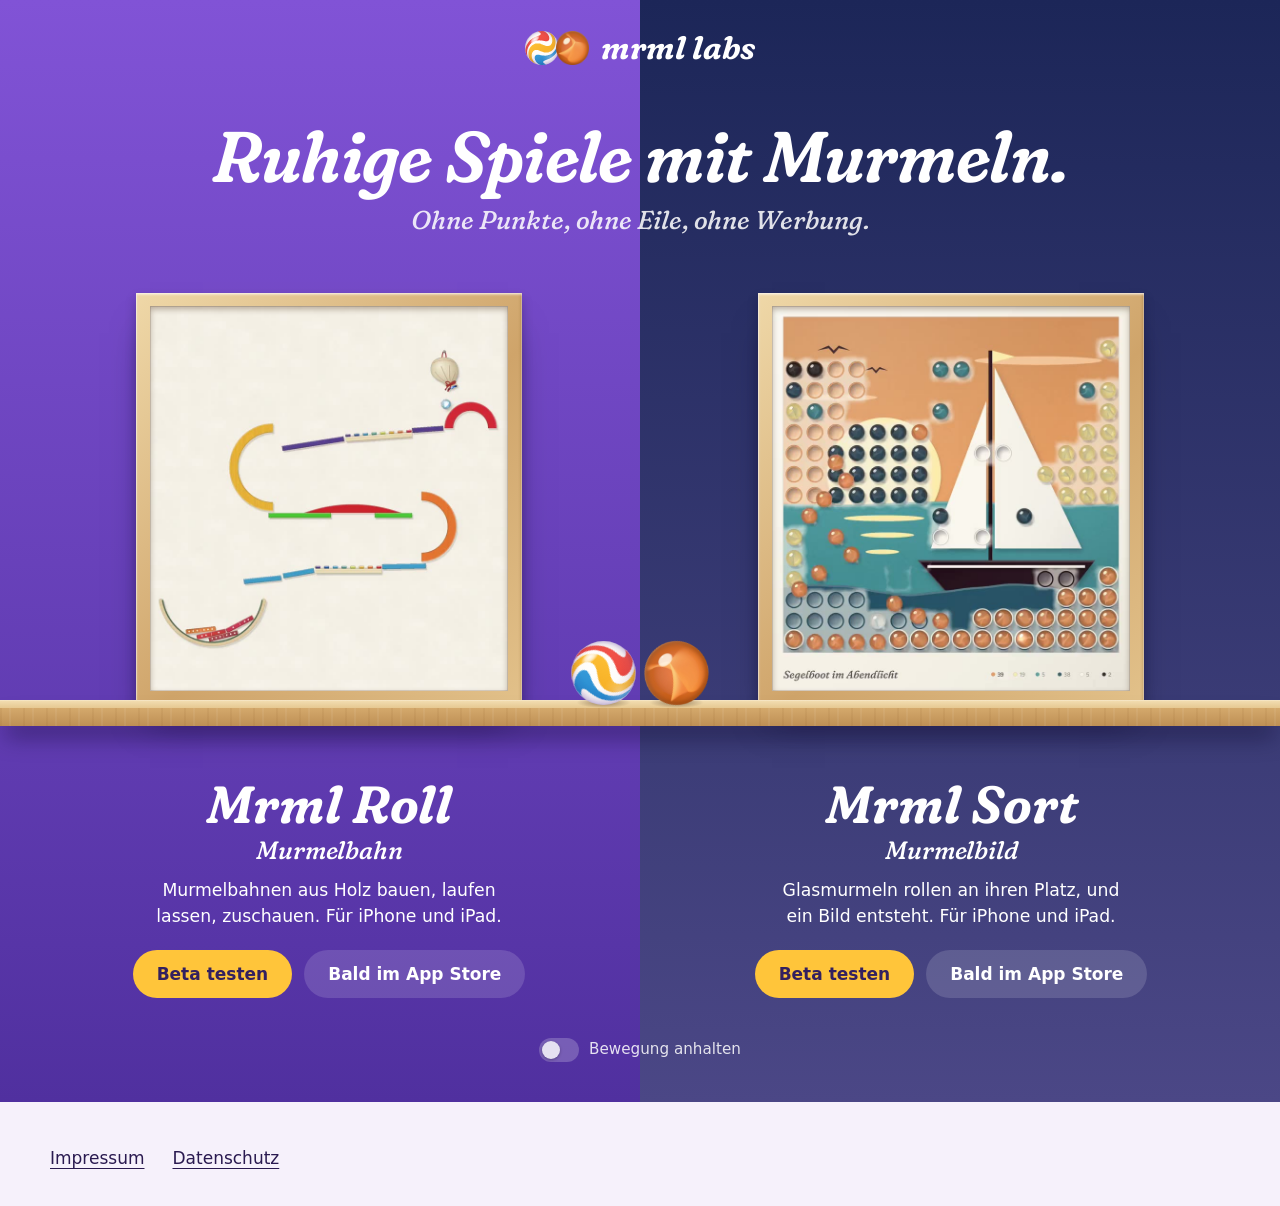
<file: index.html>
<!doctype html>
<html lang="de">
  <head>
    <meta charset="utf-8" />
    <meta name="viewport" content="width=device-width, initial-scale=1, viewport-fit=cover" />
    <meta name="color-scheme" content="light dark" />
    <meta name="theme-color" content="#5b39b0" />
    <meta name="description" content="mrml labs macht ruhige Spiele mit Murmeln: Mrml Roll und Mrml Sort." />
    <title>mrml labs</title>
    <meta property="og:title" content="mrml labs" />
    <meta property="og:description" content="mrml labs macht ruhige Spiele mit Murmeln: Mrml Roll und Mrml Sort." />
    <meta property="og:image" content="https://tillhess.github.io/mrml-labs/bilder/vorschau-labs.png" />
    <meta property="og:image:alt" content="mrml labs: Ruhige Spiele mit Murmeln" />
    <meta name="twitter:card" content="summary_large_image" />
    <link rel="icon" href="bilder/icon.svg" type="image/svg+xml" />
    <link rel="icon" href="bilder/icon-180.png" type="image/png" sizes="180x180" />
    <link rel="apple-touch-icon" href="bilder/icon-180.png" />
    <link rel="preload" href="schrift/Fraunces-Italic.woff2" as="font" type="font/woff2" crossorigin />
    <link rel="stylesheet" href="stil.css" />
  </head>
  <body class="start">
    <main class="wand">
      <p class="marke">
        <img src="bilder/kugel-mrml-roll.svg" alt="" width="48" height="48" /><img src="bilder/kugel-mrml-sort.webp" alt="" width="48" height="48" /> mrml labs
      </p>
      <h1>Ruhige Spiele mit Murmeln. <span>Ohne Punkte, ohne Eile, ohne Werbung.</span></h1>

      <!-- Die Bilder zeigen das Spiel selbst, aufgenommen im Simulator: 752 × 808, Schleife mit weichem Übergang. Das
           Standbild darunter gilt, wenn Bewegung reduziert oder angehalten ist. -->
      <article class="spiel roll">
        <a class="bild" href="mrml-roll/" tabindex="-1" aria-hidden="true">
          <span>
            <img src="bilder/spiel-roll-still.jpg" alt="" width="752" height="808" />
            <video src="bilder/spiel-roll.mp4" poster="bilder/spiel-roll.jpg" width="752" height="808" autoplay muted loop playsinline></video>
          </span>
        </a>
        <div class="schild">
          <h2><a href="mrml-roll/">Mrml Roll <span class="art">Murmelbahn</span></a></h2>
          <p>Murmelbahnen aus Holz bauen, laufen lassen, zuschauen. Für iPhone und iPad.</p>
          <div class="knoepfe">
            <!-- Offene Beta über TestFlight. Sobald es die Seite im App Store gibt: Verweis durch https://apps.apple.com/… und Text „Im App Store“ ersetzen, „Bald im App Store“ löschen. -->
            <a class="knopf" href="https://testflight.apple.com/join/GJ8WVw4Z">Beta testen</a>
            <span class="knopf bald">Bald im App Store</span>
          </div>
        </div>
      </article>

      <article class="spiel sort">
        <a class="bild" href="mrml-sort/" tabindex="-1" aria-hidden="true">
          <span>
            <img src="bilder/spiel-sort-still.jpg" alt="" width="752" height="808" />
            <video src="bilder/spiel-sort.mp4" poster="bilder/spiel-sort.jpg" width="752" height="808" autoplay muted loop playsinline></video>
          </span>
        </a>
        <div class="schild">
          <h2><a href="mrml-sort/">Mrml Sort <span class="art">Murmelbild</span></a></h2>
          <p>Glasmurmeln rollen an ihren Platz, und ein Bild entsteht. Für iPhone und iPad.</p>
          <div class="knoepfe">
            <!-- Wie oben: Sobald es die Seite im App Store gibt, Verweis und Text ersetzen. -->
            <a class="knopf" href="https://testflight.apple.com/join/5VwTHVcT">Beta testen</a>
            <span class="knopf bald">Bald im App Store</span>
          </div>
        </div>
      </article>

      <!-- Die Leiste mit den beiden Murmeln: Körper und Streifen drehen sich, Glanz und Schatten bleiben stehen. -->
      <div class="leiste" aria-hidden="true">
        <span class="kugel roll"><span>
          <img src="bilder/kugel-roll-grund.svg" alt="" />
          <i><img src="bilder/kugel-roll-streifen.svg" alt="" /></i>
          <img src="bilder/kugel-roll-glanz.svg" alt="" />
        </span></span>
        <span class="kugel sort"><span>
          <i><img src="bilder/kugel-sort-koerper.webp" alt="" /></i>
          <img src="bilder/kugel-sort-glanz.webp" alt="" />
        </span></span>
      </div>

      <label class="ruhe"><input type="checkbox" /> Bewegung anhalten</label>
    </main>

    <footer>
      <nav aria-label="Fußzeile">
        <ul>
          <li><a href="impressum.html">Impressum</a></li>
          <li><a href="mrml-roll/datenschutz.html">Datenschutz</a></li>
        </ul>
      </nav>
    </footer>
  </body>
</html>
</file>
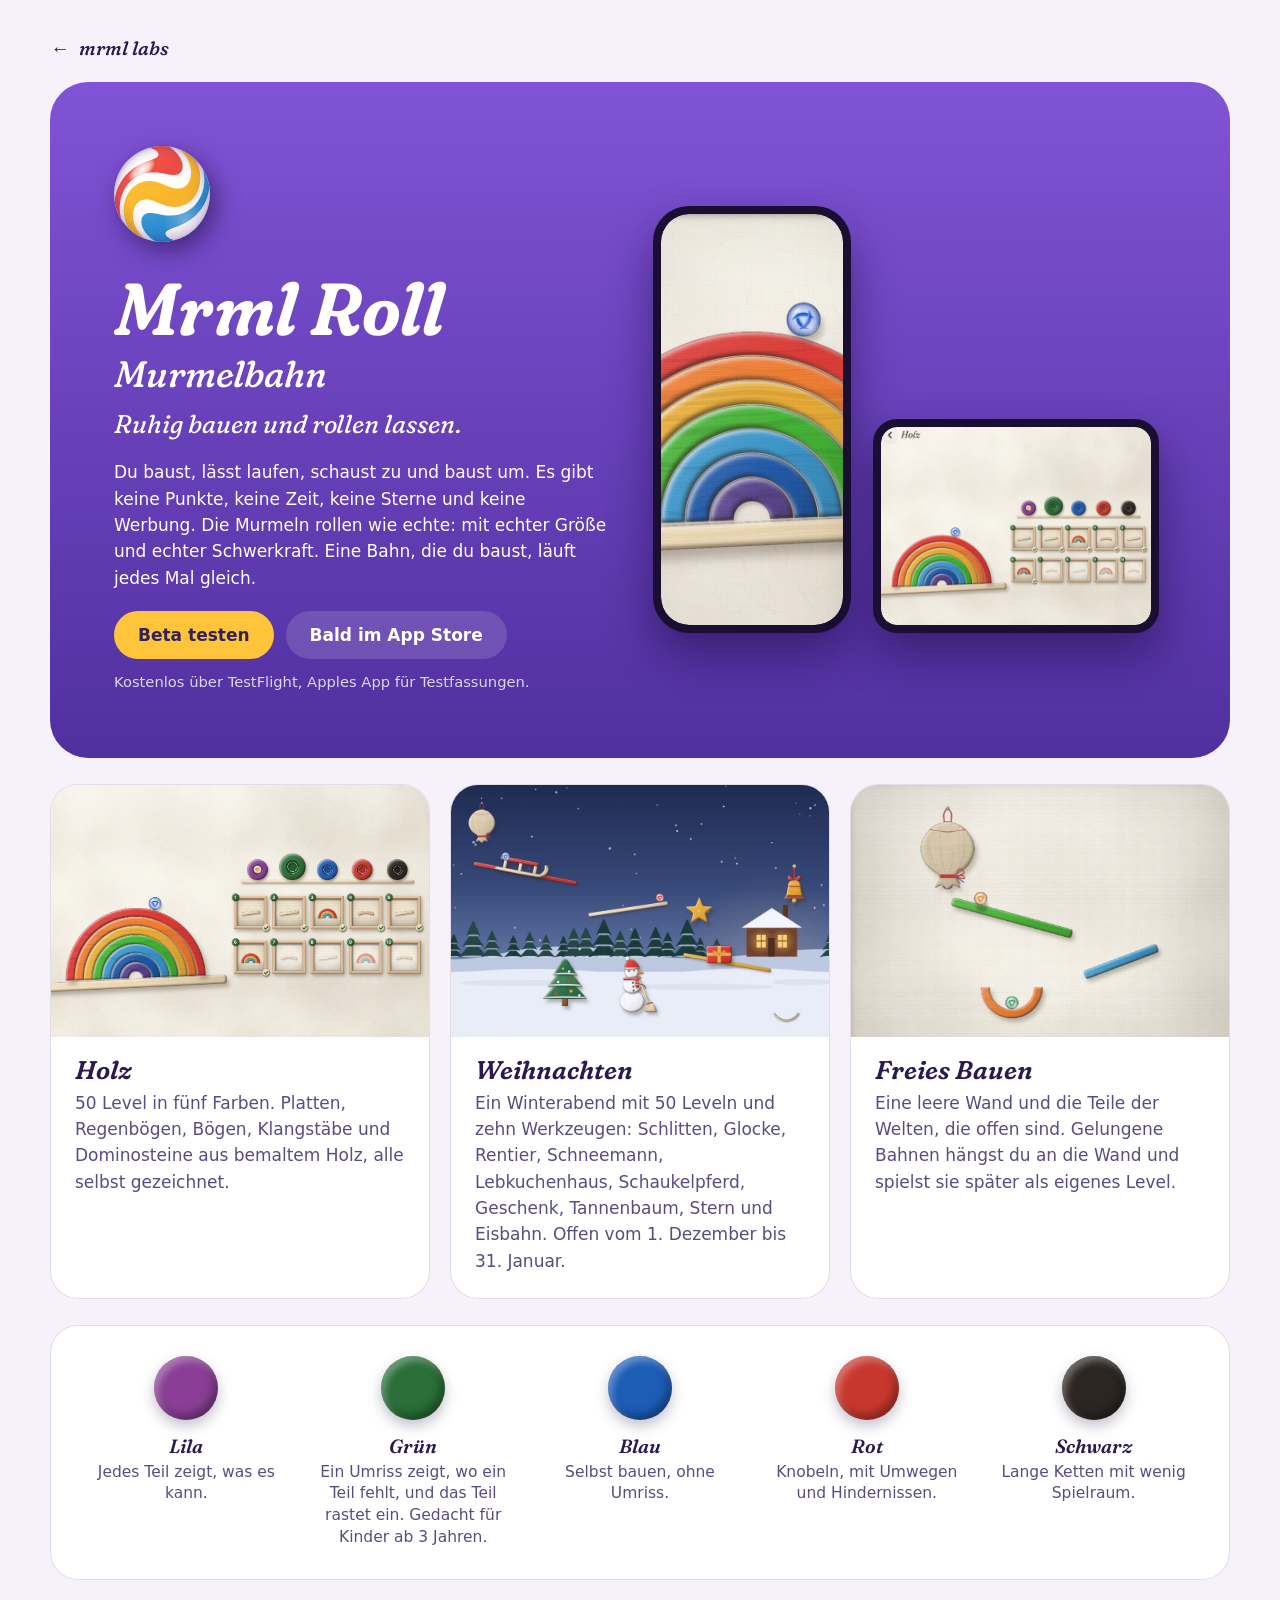
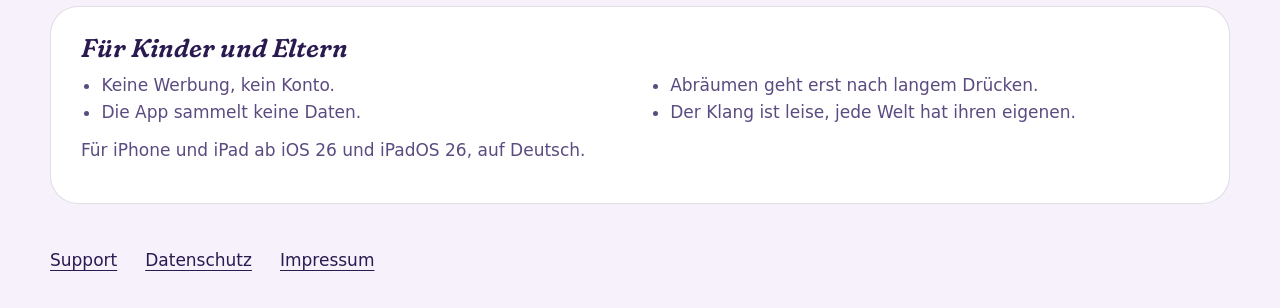
<file: mrml-roll/index.html>
<!doctype html>
<html lang="de">
  <head>
    <meta charset="utf-8" />
    <meta name="viewport" content="width=device-width, initial-scale=1, viewport-fit=cover" />
    <meta name="color-scheme" content="light dark" />
    <meta name="theme-color" media="(prefers-color-scheme: light)" content="#f6f1fb" />
    <meta name="theme-color" media="(prefers-color-scheme: dark)" content="#150b2a" />
    <meta name="description" content="Mrml Roll ist ein ruhiges Bauspiel für iPhone und iPad: Glasmurmeln rollen über Holzleisten an einer Wand." />
    <title>Mrml Roll · mrml labs</title>
    <meta property="og:title" content="Mrml Roll · mrml labs" />
    <meta property="og:description" content="Mrml Roll ist ein ruhiges Bauspiel für iPhone und iPad: Glasmurmeln rollen über Holzleisten an einer Wand." />
    <meta property="og:image" content="https://tillhess.github.io/mrml-labs/bilder/vorschau-mrml-roll.png" />
    <meta property="og:image:alt" content="Mrml Roll: Murmelbahn. Ruhig bauen und rollen lassen." />
    <meta name="twitter:card" content="summary_large_image" />
    <link rel="icon" href="../bilder/mrml-roll-icon.svg" type="image/svg+xml" />
    <link rel="icon" href="../bilder/mrml-roll-icon-180.png" type="image/png" sizes="180x180" />
    <link rel="apple-touch-icon" href="../bilder/mrml-roll-icon-180.png" />
    <link rel="preload" href="../schrift/Fraunces-Italic.woff2" as="font" type="font/woff2" crossorigin />
    <link rel="stylesheet" href="../stil.css" />
  </head>
  <body>
    <header>
      <a class="zurueck" href="../"><span aria-hidden="true">←</span> mrml labs</a>
    </header>

    <main>
      <div class="held">
        <div>
          <img class="icon" src="../bilder/kugel-mrml-roll.svg" alt="" width="96" height="96" />
          <h1>Mrml Roll <span class="art">Murmelbahn</span></h1>
          <p class="satz">Ruhig bauen und rollen lassen.</p>
          <p>
            Du baust, lässt laufen, schaust zu und baust um. Es gibt keine Punkte, keine Zeit, keine Sterne und keine
            Werbung. Die Murmeln rollen wie echte: mit echter Größe und echter Schwerkraft. Eine Bahn, die du baust,
            läuft jedes Mal gleich.
          </p>
          <!-- Offene Beta über TestFlight. Sobald es die Seite im App Store gibt: Verweis durch https://apps.apple.com/…,
               Text durch „Im App Store“ ersetzen, den Hinweis daneben und darunter löschen. -->
          <div class="knoepfe">
            <a class="knopf" href="https://testflight.apple.com/join/GJ8WVw4Z">Beta testen</a>
            <span class="knopf bald">Bald im App Store</span>
          </div>
          <p class="hinweis">Kostenlos über TestFlight, Apples App für Testfassungen.</p>
        </div>
        <!-- Entwurfsbilder, bis es echte Bildschirmfotos gibt: Datei unter gleichem Namen ersetzen, width, height und alt
             anpassen. iPhone hochkant 200 : 432 (mindestens 600 × 1296), iPad quer 4 : 3 (mindestens 1200 × 900). -->
        <div class="schirme">
          <div class="schirm hoch"><img src="../bilder/schirm-iphone.jpg" width="1200" height="873" alt="Gemälde der Welt Holz: ein bunter Holzregenbogen auf einer schrägen Platte, oben darauf eine blaue Glasmurmel." /></div>
          <div class="schirm quer"><img src="../bilder/schirm-ipad.jpg" width="1200" height="900" alt="Seite der Welt Holz: links der Regenbogen, rechts fünf farbige Scheiben auf einem Bord und zehn gerahmte Level." /></div>
        </div>
      </div>

      <!-- Bilder der Karten: 3 : 2, unterer Rand bleibt sichtbar. Ebenso unter gleichem Namen ersetzen. -->
      <ul class="karten">
        <li class="karte">
          <img src="../bilder/karte-holz.jpg" width="1200" height="900" alt="Seite der Welt Holz: links der Regenbogen, rechts fünf farbige Scheiben auf einem Bord und zehn gerahmte Level." />
          <div>
            <h2>Holz</h2>
            <p>
              50 Level in fünf Farben. Platten, Regenbögen, Bögen, Klangstäbe und Dominosteine aus bemaltem Holz, alle
              selbst gezeichnet.
            </p>
          </div>
        </li>
        <li class="karte">
          <img src="../bilder/karte-weihnachten.jpg" width="976" height="636" alt="Welt Weihnachten: verschneiter Abend mit Schlitten, Glocke, Stern, Tannenbaum, Schneemann und Geschenk." />
          <div>
            <h2>Weihnachten</h2>
            <p>
              Ein Winterabend mit 50 Leveln und zehn Werkzeugen: Schlitten, Glocke, Rentier, Schneemann, Lebkuchenhaus,
              Schaukelpferd, Geschenk, Tannenbaum, Stern und Eisbahn. Offen vom 1. Dezember bis 31. Januar.
            </p>
          </div>
        </li>
        <li class="karte">
          <img src="../bilder/karte-freies-bauen.jpg" width="574" height="388" alt="Freies Bauen: ein Säckchen, zwei schräge Platten und ein Bogen auf leerem Papier." />
          <div>
            <h2>Freies Bauen</h2>
            <p>
              Eine leere Wand und die Teile der Welten, die offen sind. Gelungene Bahnen hängst du an die Wand und
              spielst sie später als eigenes Level.
            </p>
          </div>
        </li>
      </ul>

      <ul class="scheiben">
        <li><i style="--beize: #8a3e96"></i><div><b>Lila</b> <span>Jedes Teil zeigt, was es kann.</span></div></li>
        <li><i style="--beize: #2a6e38"></i><div><b>Grün</b> <span>Ein Umriss zeigt, wo ein Teil fehlt, und das Teil rastet ein. Gedacht für Kinder ab 3 Jahren.</span></div></li>
        <li><i style="--beize: #1d5db6"></i><div><b>Blau</b> <span>Selbst bauen, ohne Umriss.</span></div></li>
        <li><i style="--beize: #c8372e"></i><div><b>Rot</b> <span>Knobeln, mit Umwegen und Hindernissen.</span></div></li>
        <li><i style="--beize: #2b2622"></i><div><b>Schwarz</b> <span>Lange Ketten mit wenig Spielraum.</span></div></li>
      </ul>

      <div class="zweier">
        <section>
          <h2>Für Kinder und Eltern</h2>
          <ul>
            <li>Keine Werbung, kein Konto.</li>
            <li>Die App sammelt keine Daten.</li>
            <li>Abräumen geht erst nach langem Drücken.</li>
            <li>Der Klang ist leise, jede Welt hat ihren eigenen.</li>
          </ul>
          <p>Für iPhone und iPad ab iOS 26 und iPadOS 26, auf Deutsch.</p>
        </section>
      </div>
    </main>

    <footer>
      <nav aria-label="Fußzeile">
        <ul>
          <li><a href="support.html">Support</a></li>
          <li><a href="datenschutz.html">Datenschutz</a></li>
          <li><a href="../impressum.html">Impressum</a></li>
        </ul>
      </nav>
    </footer>
  </body>
</html>
</file>
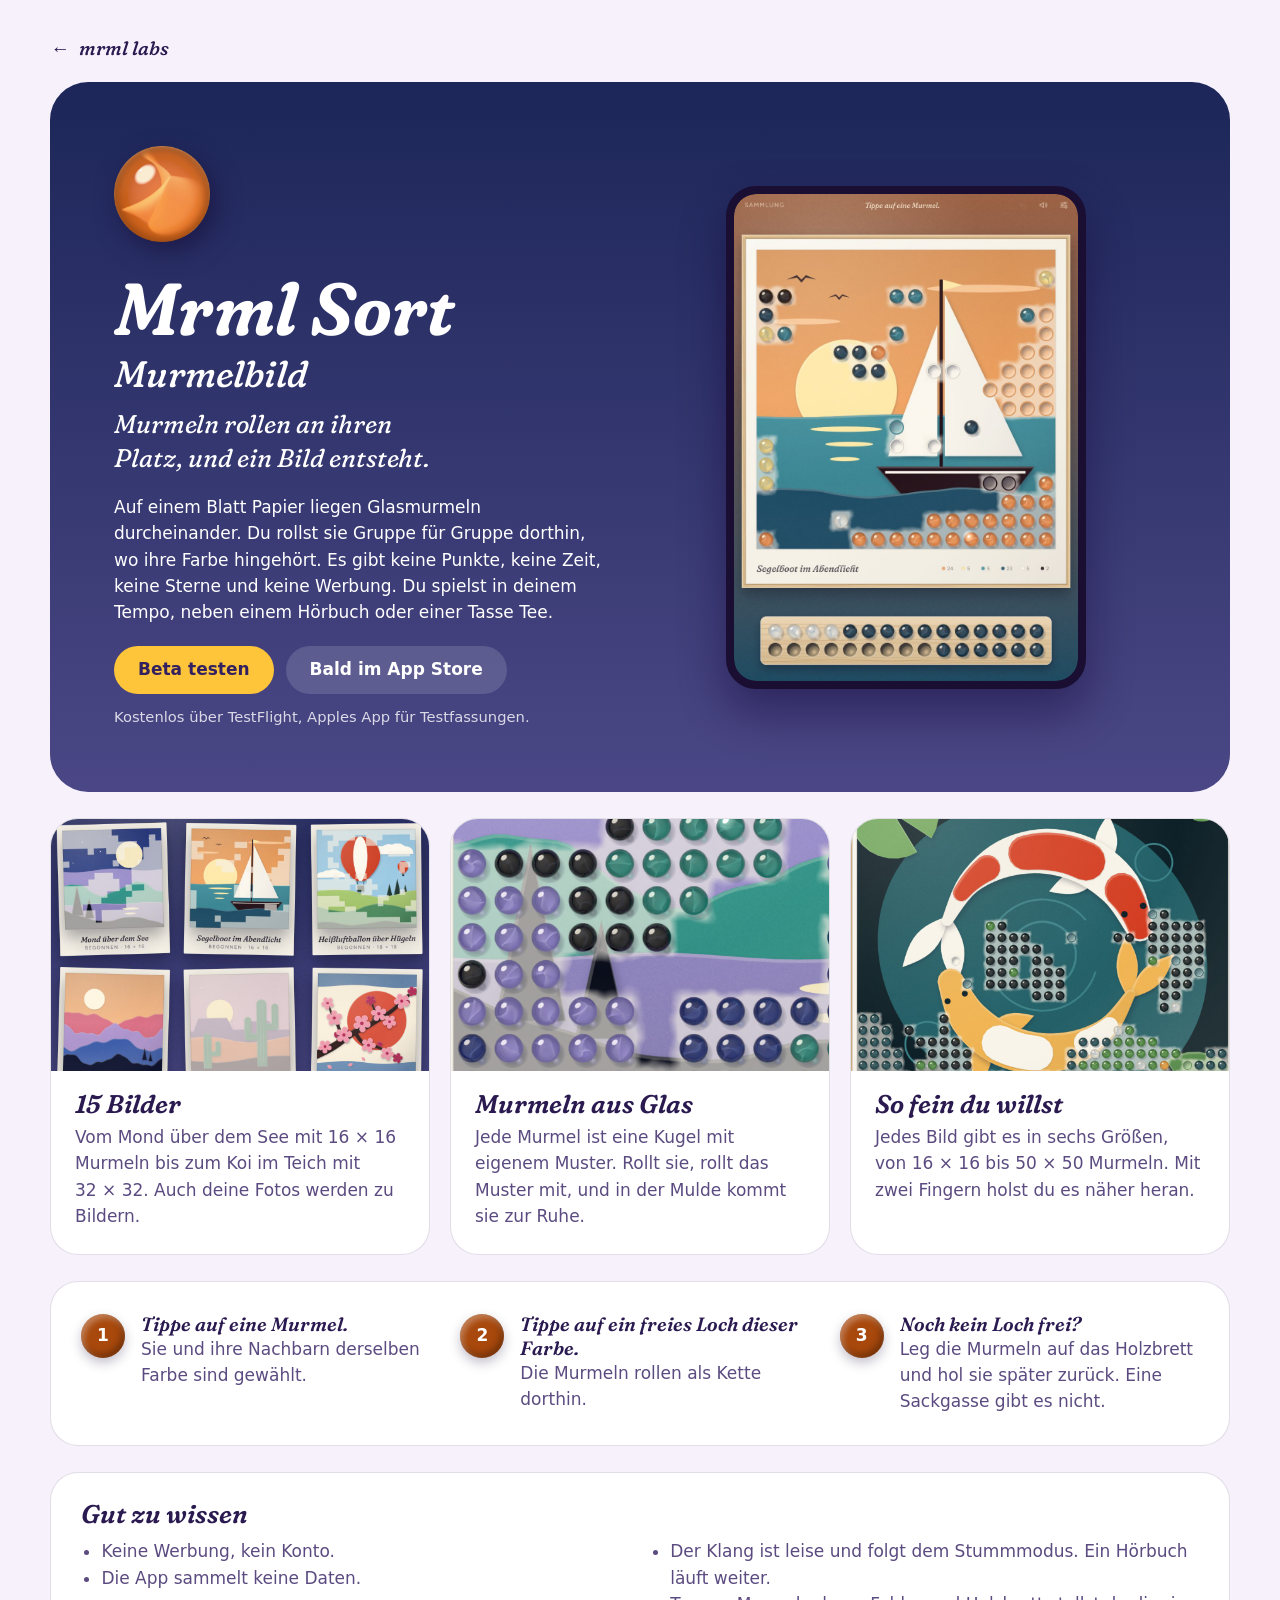
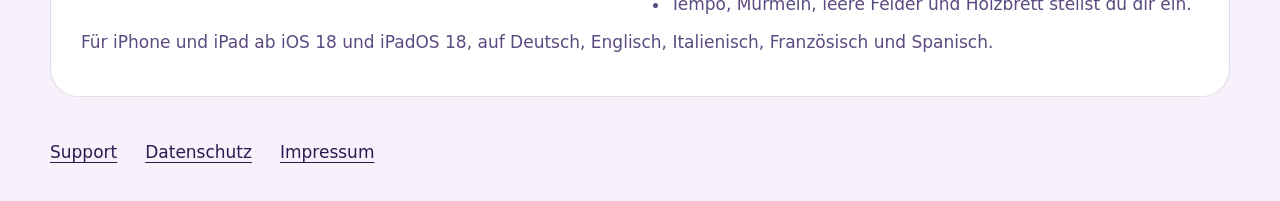
<file: mrml-sort/index.html>
<!doctype html>
<html lang="de">
  <head>
    <meta charset="utf-8" />
    <meta name="viewport" content="width=device-width, initial-scale=1, viewport-fit=cover" />
    <meta name="color-scheme" content="light dark" />
    <meta name="theme-color" media="(prefers-color-scheme: light)" content="#f6f1fb" />
    <meta name="theme-color" media="(prefers-color-scheme: dark)" content="#150b2a" />
    <meta name="description" content="Mrml Sort ist ein ruhiges Spiel für iPhone und iPad: Glasmurmeln rollen an ihren Platz, und ein Bild entsteht." />
    <title>Mrml Sort · mrml labs</title>
    <meta property="og:title" content="Mrml Sort · mrml labs" />
    <meta property="og:description" content="Mrml Sort ist ein ruhiges Spiel für iPhone und iPad: Glasmurmeln rollen an ihren Platz, und ein Bild entsteht." />
    <meta property="og:image" content="https://tillhess.github.io/mrml-labs/bilder/vorschau-mrml-sort.png" />
    <meta property="og:image:alt" content="Mrml Sort: Murmelbild. Murmeln rollen, ein Bild entsteht." />
    <meta name="twitter:card" content="summary_large_image" />
    <link rel="icon" href="../bilder/mrml-sort-icon-180.png" type="image/png" sizes="180x180" />
    <link rel="apple-touch-icon" href="../bilder/mrml-sort-icon-180.png" />
    <link rel="preload" href="../schrift/Fraunces-Italic.woff2" as="font" type="font/woff2" crossorigin />
    <link rel="stylesheet" href="../stil.css" />
  </head>
  <body>
    <header>
      <a class="zurueck" href="../"><span aria-hidden="true">←</span> mrml labs</a>
    </header>

    <main>
      <div class="held sort">
        <div>
          <img class="icon" src="../bilder/kugel-mrml-sort.webp" alt="" width="96" height="96" />
          <h1>Mrml Sort <span class="art">Murmelbild</span></h1>
          <p class="satz">Murmeln rollen an ihren Platz, und ein Bild entsteht.</p>
          <p>
            Auf einem Blatt Papier liegen Glasmurmeln durcheinander. Du rollst sie Gruppe für Gruppe dorthin, wo ihre
            Farbe hingehört. Es gibt keine Punkte, keine Zeit, keine Sterne und keine Werbung. Du spielst in deinem
            Tempo, neben einem Hörbuch oder einer Tasse Tee.
          </p>
          <div class="knoepfe">
            <!-- Offene Beta über TestFlight. Sobald es die Seite im App Store gibt: Verweis durch https://apps.apple.com/…,
                 Text durch „Im App Store“ ersetzen, den Hinweis daneben und darunter löschen. -->
            <a class="knopf" href="https://testflight.apple.com/join/5VwTHVcT">Beta testen</a>
            <span class="knopf bald">Bald im App Store</span>
          </div>
          <p class="hinweis">Kostenlos über TestFlight, Apples App für Testfassungen.</p>
        </div>
        <!-- Bildschirmfoto der App (iPad Air 11 Zoll, hochkant, ohne Statusleiste 1640 : 2292). Unter gleichem Namen ersetzen. -->
        <div class="schirme">
          <div class="schirm tablett"><img src="../bilder/schirm-sort-ipad.jpg" width="900" height="1258" alt="Spielbrett auf dem iPad: Das Bild „Segelboot im Abendlicht“ ist zu drei Vierteln fertig, am Rand liegen noch Murmeln, unten ein Holzbrett mit weiteren." /></div>
        </div>
      </div>

      <!-- Bilder der Karten: Bildschirmfotos der App, 3 : 2. Unter gleichem Namen ersetzen. -->
      <ul class="karten">
        <li class="karte">
          <img src="../bilder/karte-sort-sammlung.jpg" width="1200" height="800" loading="lazy" alt="Die Sammlung: sechs Drucke an einer dunkelblauen Wand, manche fertig, manche begonnen." />
          <div>
            <h2>15 Bilder</h2>
            <p>Vom Mond über dem See mit 16&nbsp;×&nbsp;16 Murmeln bis zum Koi im Teich mit 32&nbsp;×&nbsp;32. Auch deine Fotos werden zu Bildern.</p>
          </div>
        </li>
        <li class="karte">
          <img src="../bilder/karte-sort-murmeln.jpg" width="1200" height="800" loading="lazy" alt="Nahaufnahme: lila, grüne und schwarze Glasmurmeln auf halb fertigem Papier." />
          <div>
            <h2>Murmeln aus Glas</h2>
            <p>Jede Murmel ist eine Kugel mit eigenem Muster. Rollt sie, rollt das Muster mit, und in der Mulde kommt sie zur Ruhe.</p>
          </div>
        </li>
        <li class="karte">
          <img src="../bilder/karte-sort-koi.jpg" width="1200" height="800" loading="lazy" alt="Das Bild „Koi im Teich“, fast fertig: zwei Kois umkreisen einander." />
          <div>
            <h2>So fein du willst</h2>
            <p>Jedes Bild gibt es in sechs Größen, von 16&nbsp;×&nbsp;16 bis 50&nbsp;×&nbsp;50 Murmeln. Mit zwei Fingern holst du es näher heran.</p>
          </div>
        </li>
      </ul>

      <ol class="schritte">
        <li><b>Tippe auf eine Murmel.</b> <span>Sie und ihre Nachbarn derselben Farbe sind gewählt.</span></li>
        <li><b>Tippe auf ein freies Loch dieser Farbe.</b> <span>Die Murmeln rollen als Kette dorthin.</span></li>
        <li><b>Noch kein Loch frei?</b> <span>Leg die Murmeln auf das Holzbrett und hol sie später zurück. Eine Sackgasse gibt es nicht.</span></li>
      </ol>

      <div class="zweier">
        <section>
          <h2>Gut zu wissen</h2>
          <ul>
            <li>Keine Werbung, kein Konto.</li>
            <li>Die App sammelt keine Daten.</li>
            <li>Der Klang ist leise und folgt dem Stummmodus. Ein Hörbuch läuft weiter.</li>
            <li>Tempo, Murmeln, leere Felder und Holzbrett stellst du dir ein.</li>
          </ul>
          <p>Für iPhone und iPad ab iOS 18 und iPadOS 18, auf Deutsch, Englisch, Italienisch, Französisch und Spanisch.</p>
        </section>
      </div>
    </main>

    <footer>
      <nav aria-label="Fußzeile">
        <ul>
          <li><a href="support.html">Support</a></li>
          <li><a href="datenschutz.html">Datenschutz</a></li>
          <li><a href="../impressum.html">Impressum</a></li>
        </ul>
      </nav>
    </footer>
  </body>
</html>
</file>
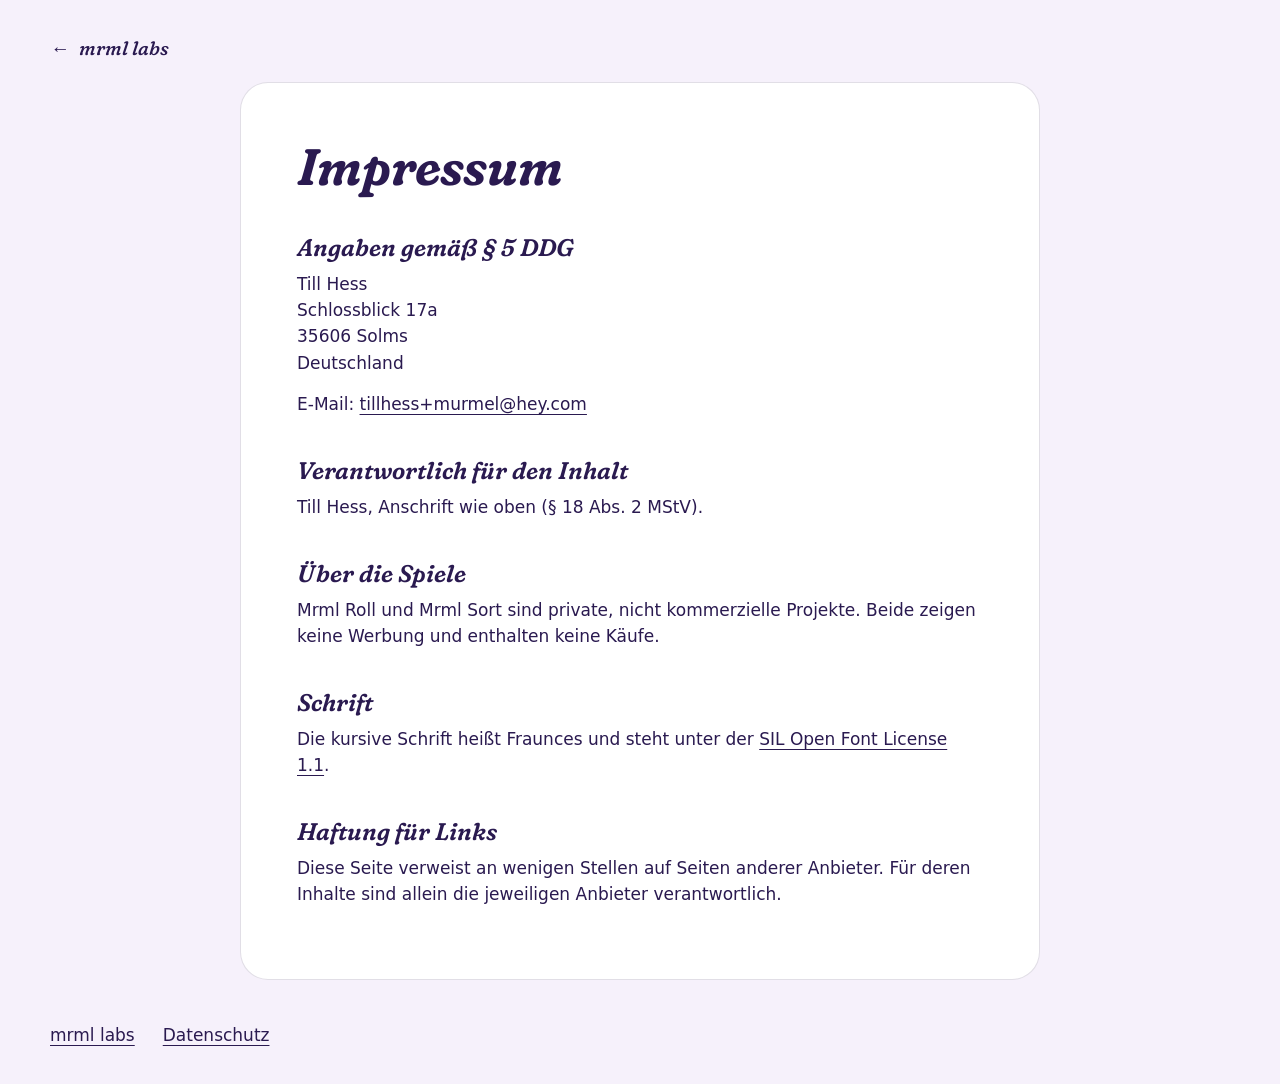
<file: impressum.html>
<!doctype html>
<html lang="de">
  <head>
    <meta charset="utf-8" />
    <meta name="viewport" content="width=device-width, initial-scale=1, viewport-fit=cover" />
    <meta name="color-scheme" content="light dark" />
    <meta name="theme-color" media="(prefers-color-scheme: light)" content="#f6f1fb" />
    <meta name="theme-color" media="(prefers-color-scheme: dark)" content="#150b2a" />
    <meta name="description" content="Impressum von mrml labs: Anbieter und Kontakt." />
    <title>Impressum · mrml labs</title>
    <meta property="og:title" content="Impressum · mrml labs" />
    <meta property="og:description" content="Impressum von mrml labs: Anbieter und Kontakt." />
    <meta property="og:image" content="https://tillhess.github.io/mrml-labs/bilder/vorschau-labs.png" />
    <meta property="og:image:alt" content="mrml labs: Ruhige Spiele mit Murmeln" />
    <meta name="twitter:card" content="summary_large_image" />
    <link rel="icon" href="bilder/icon.svg" type="image/svg+xml" />
    <link rel="icon" href="bilder/icon-180.png" type="image/png" sizes="180x180" />
    <link rel="apple-touch-icon" href="bilder/icon-180.png" />
    <link rel="preload" href="schrift/Fraunces-Italic.woff2" as="font" type="font/woff2" crossorigin />
    <link rel="stylesheet" href="stil.css" />
  </head>
  <body>
    <header>
      <a class="zurueck" href="./"><span aria-hidden="true">←</span> mrml labs</a>
    </header>

    <main>
      <article class="blatt schmal">
        <h1>Impressum</h1>
        <h2>Angaben gemäß § 5 DDG</h2>
        <address>
          Till Hess<br />
          Schlossblick 17a<br />
          35606 Solms<br />
          Deutschland
        </address>
        <p>E-Mail: <a href="mailto:tillhess+murmel@hey.com">tillhess+murmel@hey.com</a></p>

        <h2>Verantwortlich für den Inhalt</h2>
        <p>Till Hess, Anschrift wie oben (§ 18 Abs. 2 MStV).</p>

        <h2>Über die Spiele</h2>
        <p>
          Mrml Roll und Mrml Sort sind private, nicht kommerzielle Projekte. Beide zeigen keine Werbung und enthalten keine
          Käufe.
        </p>

        <h2>Schrift</h2>
        <p>
          Die kursive Schrift heißt Fraunces und steht unter der
          <a href="schrift/Fraunces-OFL.txt">SIL Open Font License 1.1</a>.
        </p>

        <h2>Haftung für Links</h2>
        <p>
          Diese Seite verweist an wenigen Stellen auf Seiten anderer Anbieter. Für deren Inhalte sind allein die
          jeweiligen Anbieter verantwortlich.
        </p>
      </article>
    </main>

    <footer>
      <nav aria-label="Fußzeile">
        <ul>
          <li><a href="./">mrml labs</a></li>
          <li><a href="mrml-roll/datenschutz.html">Datenschutz</a></li>
        </ul>
      </nav>
    </footer>
  </body>
</html>
</file>
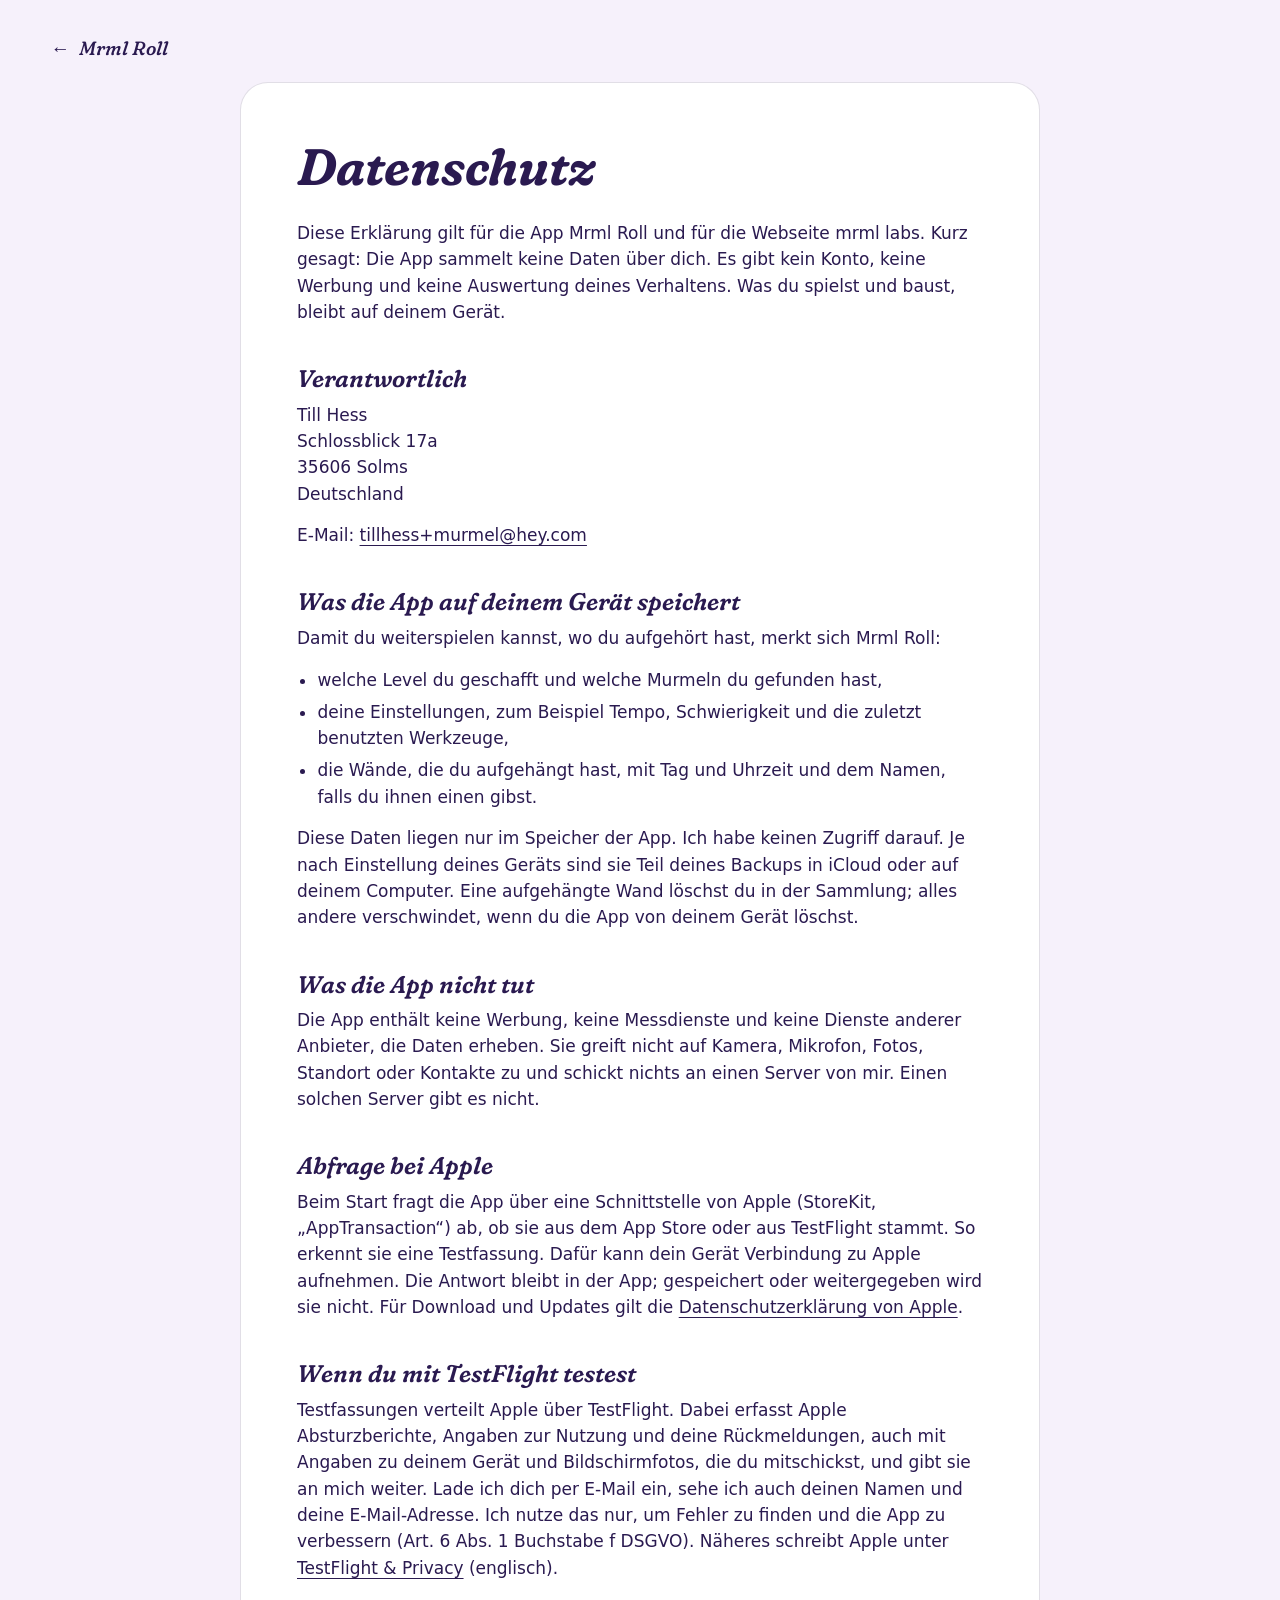
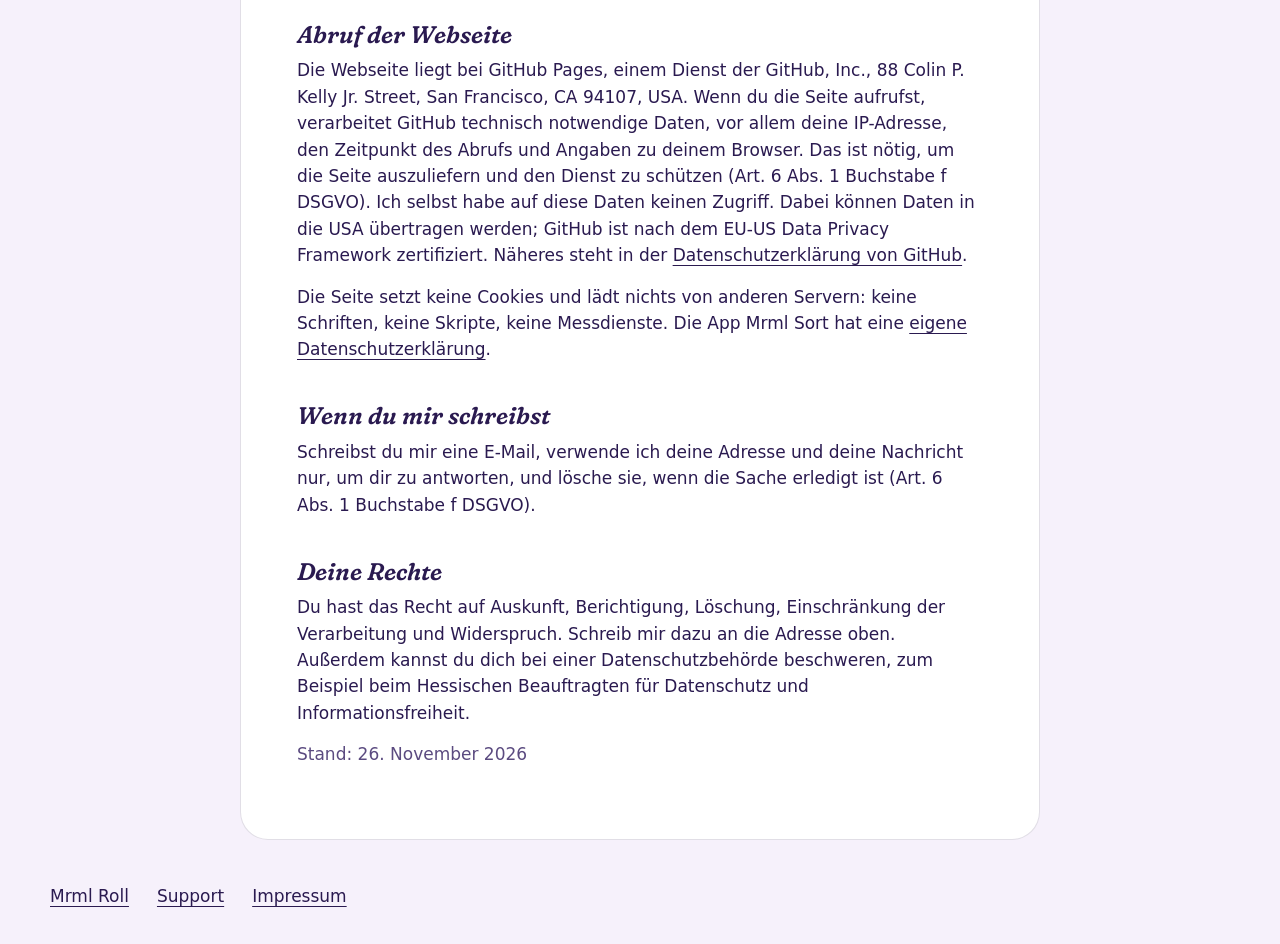
<file: mrml-roll/datenschutz.html>
<!doctype html>
<html lang="de">
  <head>
    <meta charset="utf-8" />
    <meta name="viewport" content="width=device-width, initial-scale=1, viewport-fit=cover" />
    <meta name="color-scheme" content="light dark" />
    <meta name="theme-color" media="(prefers-color-scheme: light)" content="#f6f1fb" />
    <meta name="theme-color" media="(prefers-color-scheme: dark)" content="#150b2a" />
    <meta name="description" content="Datenschutzerklärung für die App Mrml Roll und die Webseite mrml labs: Die App sammelt keine Daten." />
    <title>Datenschutz · Mrml Roll und mrml labs</title>
    <meta property="og:title" content="Datenschutz · Mrml Roll und mrml labs" />
    <meta property="og:description" content="Datenschutzerklärung für die App Mrml Roll und die Webseite mrml labs: Die App sammelt keine Daten." />
    <meta property="og:image" content="https://tillhess.github.io/mrml-labs/bilder/vorschau-mrml-roll.png" />
    <meta property="og:image:alt" content="Mrml Roll: Murmelbahn. Ruhig bauen und rollen lassen." />
    <meta name="twitter:card" content="summary_large_image" />
    <link rel="icon" href="../bilder/mrml-roll-icon.svg" type="image/svg+xml" />
    <link rel="icon" href="../bilder/mrml-roll-icon-180.png" type="image/png" sizes="180x180" />
    <link rel="apple-touch-icon" href="../bilder/mrml-roll-icon-180.png" />
    <link rel="preload" href="../schrift/Fraunces-Italic.woff2" as="font" type="font/woff2" crossorigin />
    <link rel="stylesheet" href="../stil.css" />
  </head>
  <body>
    <header>
      <a class="zurueck" href="./"><span aria-hidden="true">←</span> Mrml Roll</a>
    </header>

    <main>
      <article class="blatt schmal">
        <h1>Datenschutz</h1>
        <p>
          Diese Erklärung gilt für die App Mrml Roll und für die Webseite mrml labs. Kurz gesagt: Die App sammelt keine
          Daten über dich. Es gibt kein Konto, keine Werbung und keine Auswertung deines Verhaltens. Was du spielst und
          baust, bleibt auf deinem Gerät.
        </p>

        <h2>Verantwortlich</h2>
        <address>
          Till Hess<br />
          Schlossblick 17a<br />
          35606 Solms<br />
          Deutschland
        </address>
        <p>E-Mail: <a href="mailto:tillhess+murmel@hey.com">tillhess+murmel@hey.com</a></p>

        <h2>Was die App auf deinem Gerät speichert</h2>
        <p>Damit du weiterspielen kannst, wo du aufgehört hast, merkt sich Mrml Roll:</p>
        <ul>
          <li>welche Level du geschafft und welche Murmeln du gefunden hast,</li>
          <li>deine Einstellungen, zum Beispiel Tempo, Schwierigkeit und die zuletzt benutzten Werkzeuge,</li>
          <li>die Wände, die du aufgehängt hast, mit Tag und Uhrzeit und dem Namen, falls du ihnen einen gibst.</li>
        </ul>
        <p>
          Diese Daten liegen nur im Speicher der App. Ich habe keinen Zugriff darauf. Je nach Einstellung deines Geräts
          sind sie Teil deines Backups in iCloud oder auf deinem Computer. Eine aufgehängte Wand löschst du in der
          Sammlung; alles andere verschwindet, wenn du die App von deinem Gerät löschst.
        </p>

        <h2>Was die App nicht tut</h2>
        <p>
          Die App enthält keine Werbung, keine Messdienste und keine Dienste anderer Anbieter, die Daten erheben. Sie
          greift nicht auf Kamera, Mikrofon, Fotos, Standort oder Kontakte zu und schickt nichts an einen Server von
          mir. Einen solchen Server gibt es nicht.
        </p>

        <h2>Abfrage bei Apple</h2>
        <p>
          Beim Start fragt die App über eine Schnittstelle von Apple (StoreKit, „AppTransaction“) ab, ob sie aus dem App
          Store oder aus TestFlight stammt. So erkennt sie eine Testfassung. Dafür kann dein Gerät Verbindung zu Apple
          aufnehmen. Die Antwort bleibt in der App; gespeichert oder weitergegeben wird sie nicht. Für Download und
          Updates gilt die <a href="https://www.apple.com/de/legal/privacy/" rel="noopener">Datenschutzerklärung von Apple</a>.
        </p>

        <h2>Wenn du mit TestFlight testest</h2>
        <p>
          Testfassungen verteilt Apple über TestFlight. Dabei erfasst Apple Absturzberichte, Angaben zur Nutzung und
          deine Rückmeldungen, auch mit Angaben zu deinem Gerät und Bildschirmfotos, die du mitschickst, und gibt sie an
          mich weiter. Lade ich dich per E-Mail ein, sehe ich auch deinen Namen und deine E-Mail-Adresse. Ich nutze das
          nur, um Fehler zu finden und die App zu verbessern (Art. 6 Abs. 1 Buchstabe f DSGVO). Näheres schreibt Apple
          unter <a href="https://www.apple.com/legal/privacy/data/en/test-flight/" rel="noopener">TestFlight &amp; Privacy</a> (englisch).
        </p>

        <h2>Abruf der Webseite</h2>
        <p>
          Die Webseite liegt bei GitHub Pages, einem Dienst der GitHub, Inc., 88 Colin P. Kelly Jr. Street, San
          Francisco, CA 94107, USA. Wenn du die Seite aufrufst, verarbeitet GitHub technisch notwendige Daten, vor allem
          deine IP-Adresse, den Zeitpunkt des Abrufs und Angaben zu deinem Browser. Das ist nötig, um die Seite
          auszuliefern und den Dienst zu schützen (Art. 6 Abs. 1 Buchstabe f DSGVO). Ich selbst habe auf diese Daten
          keinen Zugriff. Dabei können Daten in die USA übertragen werden; GitHub ist nach dem EU-US Data Privacy
          Framework zertifiziert. Näheres steht in der <a href="https://docs.github.com/de/site-policy/privacy-policies/github-general-privacy-statement" rel="noopener">Datenschutzerklärung von GitHub</a>.
        </p>
        <p>
          Die Seite setzt keine Cookies und lädt nichts von anderen Servern: keine Schriften, keine Skripte, keine
          Messdienste. Die App Mrml Sort hat eine <a href="../mrml-sort/datenschutz.html">eigene Datenschutzerklärung</a>.
        </p>

        <h2>Wenn du mir schreibst</h2>
        <p>
          Schreibst du mir eine E-Mail, verwende ich deine Adresse und deine Nachricht nur, um dir zu antworten, und
          lösche sie, wenn die Sache erledigt ist (Art. 6 Abs. 1 Buchstabe f DSGVO).
        </p>

        <h2>Deine Rechte</h2>
        <p>
          Du hast das Recht auf Auskunft, Berichtigung, Löschung, Einschränkung der Verarbeitung und Widerspruch.
          Schreib mir dazu an die Adresse oben. Außerdem kannst du dich bei einer Datenschutzbehörde beschweren, zum
          Beispiel beim Hessischen Beauftragten für Datenschutz und Informationsfreiheit.
        </p>

        <p class="leise">Stand: 26. November 2026</p>
      </article>
    </main>

    <footer>
      <nav aria-label="Fußzeile">
        <ul>
          <li><a href="./">Mrml Roll</a></li>
          <li><a href="support.html">Support</a></li>
          <li><a href="../impressum.html">Impressum</a></li>
        </ul>
      </nav>
    </footer>
  </body>
</html>
</file>
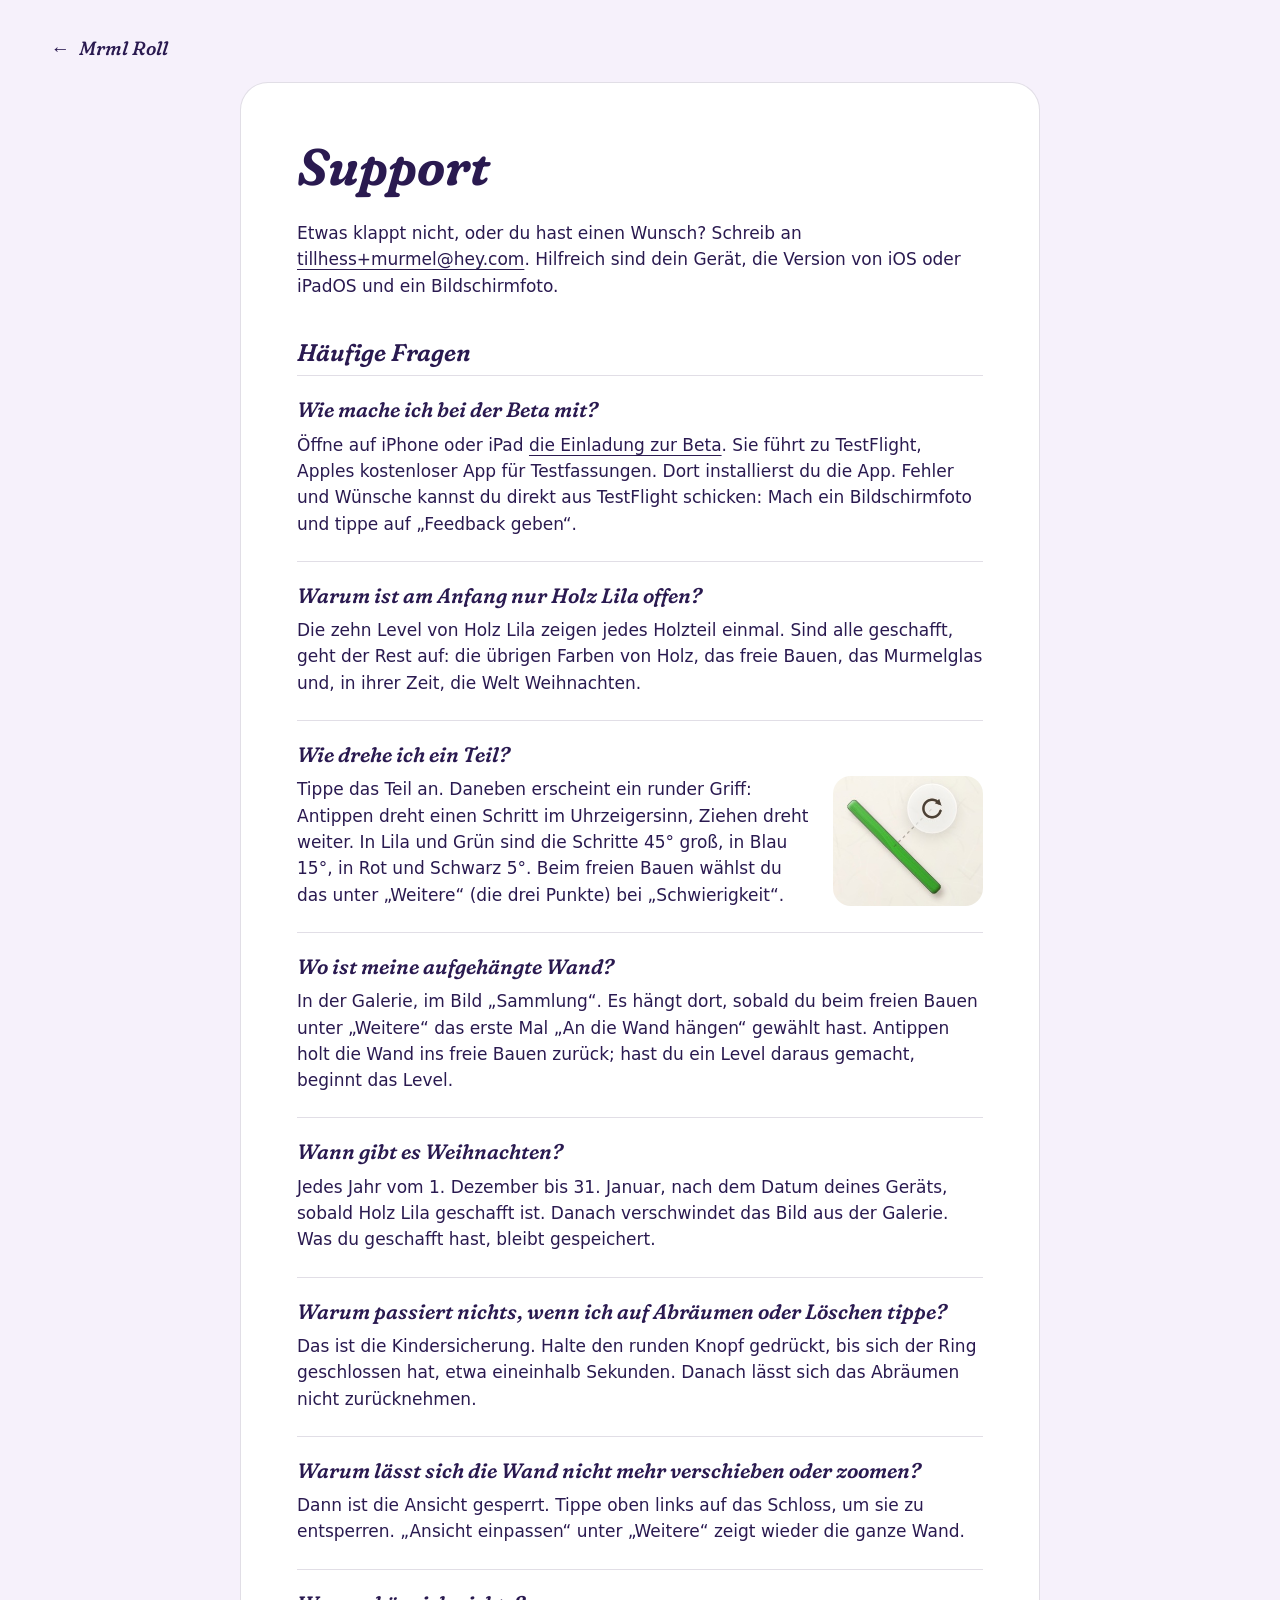
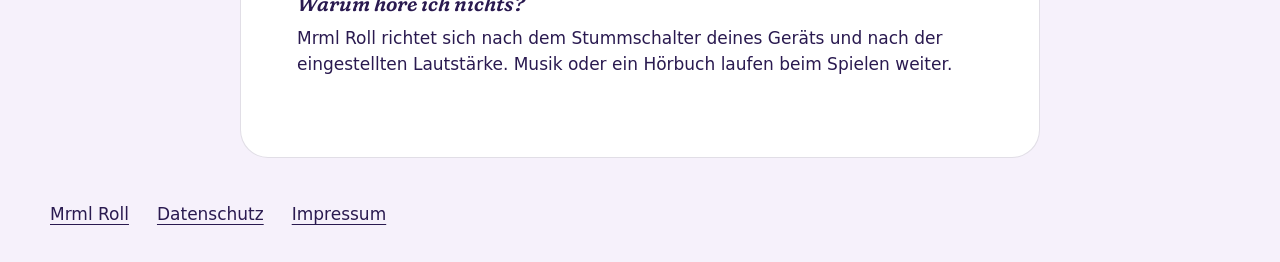
<file: mrml-roll/support.html>
<!doctype html>
<html lang="de">
  <head>
    <meta charset="utf-8" />
    <meta name="viewport" content="width=device-width, initial-scale=1, viewport-fit=cover" />
    <meta name="color-scheme" content="light dark" />
    <meta name="theme-color" media="(prefers-color-scheme: light)" content="#f6f1fb" />
    <meta name="theme-color" media="(prefers-color-scheme: dark)" content="#150b2a" />
    <meta name="description" content="Hilfe zu Mrml Roll: häufige Fragen und Kontakt." />
    <title>Support · Mrml Roll</title>
    <meta property="og:title" content="Support · Mrml Roll" />
    <meta property="og:description" content="Hilfe zu Mrml Roll: häufige Fragen und Kontakt." />
    <meta property="og:image" content="https://tillhess.github.io/mrml-labs/bilder/vorschau-mrml-roll.png" />
    <meta property="og:image:alt" content="Mrml Roll: Murmelbahn. Ruhig bauen und rollen lassen." />
    <meta name="twitter:card" content="summary_large_image" />
    <link rel="icon" href="../bilder/mrml-roll-icon.svg" type="image/svg+xml" />
    <link rel="icon" href="../bilder/mrml-roll-icon-180.png" type="image/png" sizes="180x180" />
    <link rel="apple-touch-icon" href="../bilder/mrml-roll-icon-180.png" />
    <link rel="preload" href="../schrift/Fraunces-Italic.woff2" as="font" type="font/woff2" crossorigin />
    <link rel="stylesheet" href="../stil.css" />
  </head>
  <body>
    <header>
      <a class="zurueck" href="./"><span aria-hidden="true">←</span> Mrml Roll</a>
    </header>

    <main>
      <article class="blatt schmal">
        <h1>Support</h1>
        <p>
          Etwas klappt nicht, oder du hast einen Wunsch? Schreib an <a href="mailto:tillhess+murmel@hey.com">tillhess+murmel@hey.com</a>. Hilfreich sind dein Gerät, die Version von
          iOS oder iPadOS und ein Bildschirmfoto.
        </p>

        <h2>Häufige Fragen</h2>

        <section class="frage">
          <h3>Wie mache ich bei der Beta mit?</h3>
          <p>
            Öffne auf iPhone oder iPad <a href="https://testflight.apple.com/join/GJ8WVw4Z">die Einladung zur Beta</a>. Sie führt zu TestFlight, Apples kostenloser
            App für Testfassungen. Dort installierst du die App. Fehler und Wünsche kannst du direkt aus TestFlight
            schicken: Mach ein Bildschirmfoto und tippe auf „Feedback geben“.
          </p>
        </section>

        <section class="frage">
          <h3>Warum ist am Anfang nur Holz Lila offen?</h3>
          <p>
            Die zehn Level von Holz Lila zeigen jedes Holzteil einmal. Sind alle geschafft, geht der Rest auf: die
            übrigen Farben von Holz, das freie Bauen, das Murmelglas und, in ihrer Zeit, die Welt Weihnachten.
          </p>
        </section>

        <section class="frage">
          <h3>Wie drehe ich ein Teil?</h3>
          <div class="mitbild">
            <p>
              Tippe das Teil an. Daneben erscheint ein runder Griff: Antippen dreht einen Schritt im Uhrzeigersinn,
              Ziehen dreht weiter. In Lila und Grün sind die Schritte 45° groß, in Blau 15°, in Rot und Schwarz 5°. Beim
              freien Bauen wählst du das unter „Weitere“ (die drei Punkte) bei „Schwierigkeit“.
            </p>
            <img src="../bilder/griff.jpg" width="290" height="250" alt="Eine schräge grüne Platte, daneben der runde Griff mit dem Drehzeichen." />
          </div>
        </section>

        <section class="frage">
          <h3>Wo ist meine aufgehängte Wand?</h3>
          <p>
            In der Galerie, im Bild „Sammlung“. Es hängt dort, sobald du beim freien Bauen unter „Weitere“ das erste Mal
            „An die Wand hängen“ gewählt hast. Antippen holt die Wand ins freie Bauen zurück; hast du ein Level daraus
            gemacht, beginnt das Level.
          </p>
        </section>

        <section class="frage">
          <h3>Wann gibt es Weihnachten?</h3>
          <p>
            Jedes Jahr vom 1. Dezember bis 31. Januar, nach dem Datum deines Geräts, sobald Holz Lila geschafft ist.
            Danach verschwindet das Bild aus der Galerie. Was du geschafft hast, bleibt gespeichert.
          </p>
        </section>

        <section class="frage">
          <h3>Warum passiert nichts, wenn ich auf Abräumen oder Löschen tippe?</h3>
          <p>
            Das ist die Kindersicherung. Halte den runden Knopf gedrückt, bis sich der Ring geschlossen hat, etwa
            eineinhalb Sekunden. Danach lässt sich das Abräumen nicht zurücknehmen.
          </p>
        </section>

        <section class="frage">
          <h3>Warum lässt sich die Wand nicht mehr verschieben oder zoomen?</h3>
          <p>
            Dann ist die Ansicht gesperrt. Tippe oben links auf das Schloss, um sie zu entsperren. „Ansicht einpassen“
            unter „Weitere“ zeigt wieder die ganze Wand.
          </p>
        </section>

        <section class="frage">
          <h3>Warum höre ich nichts?</h3>
          <p>
            Mrml Roll richtet sich nach dem Stummschalter deines Geräts und nach der eingestellten Lautstärke. Musik oder
            ein Hörbuch laufen beim Spielen weiter.
          </p>
        </section>
      </article>
    </main>

    <footer>
      <nav aria-label="Fußzeile">
        <ul>
          <li><a href="./">Mrml Roll</a></li>
          <li><a href="datenschutz.html">Datenschutz</a></li>
          <li><a href="../impressum.html">Impressum</a></li>
        </ul>
      </nav>
    </footer>
  </body>
</html>
</file>
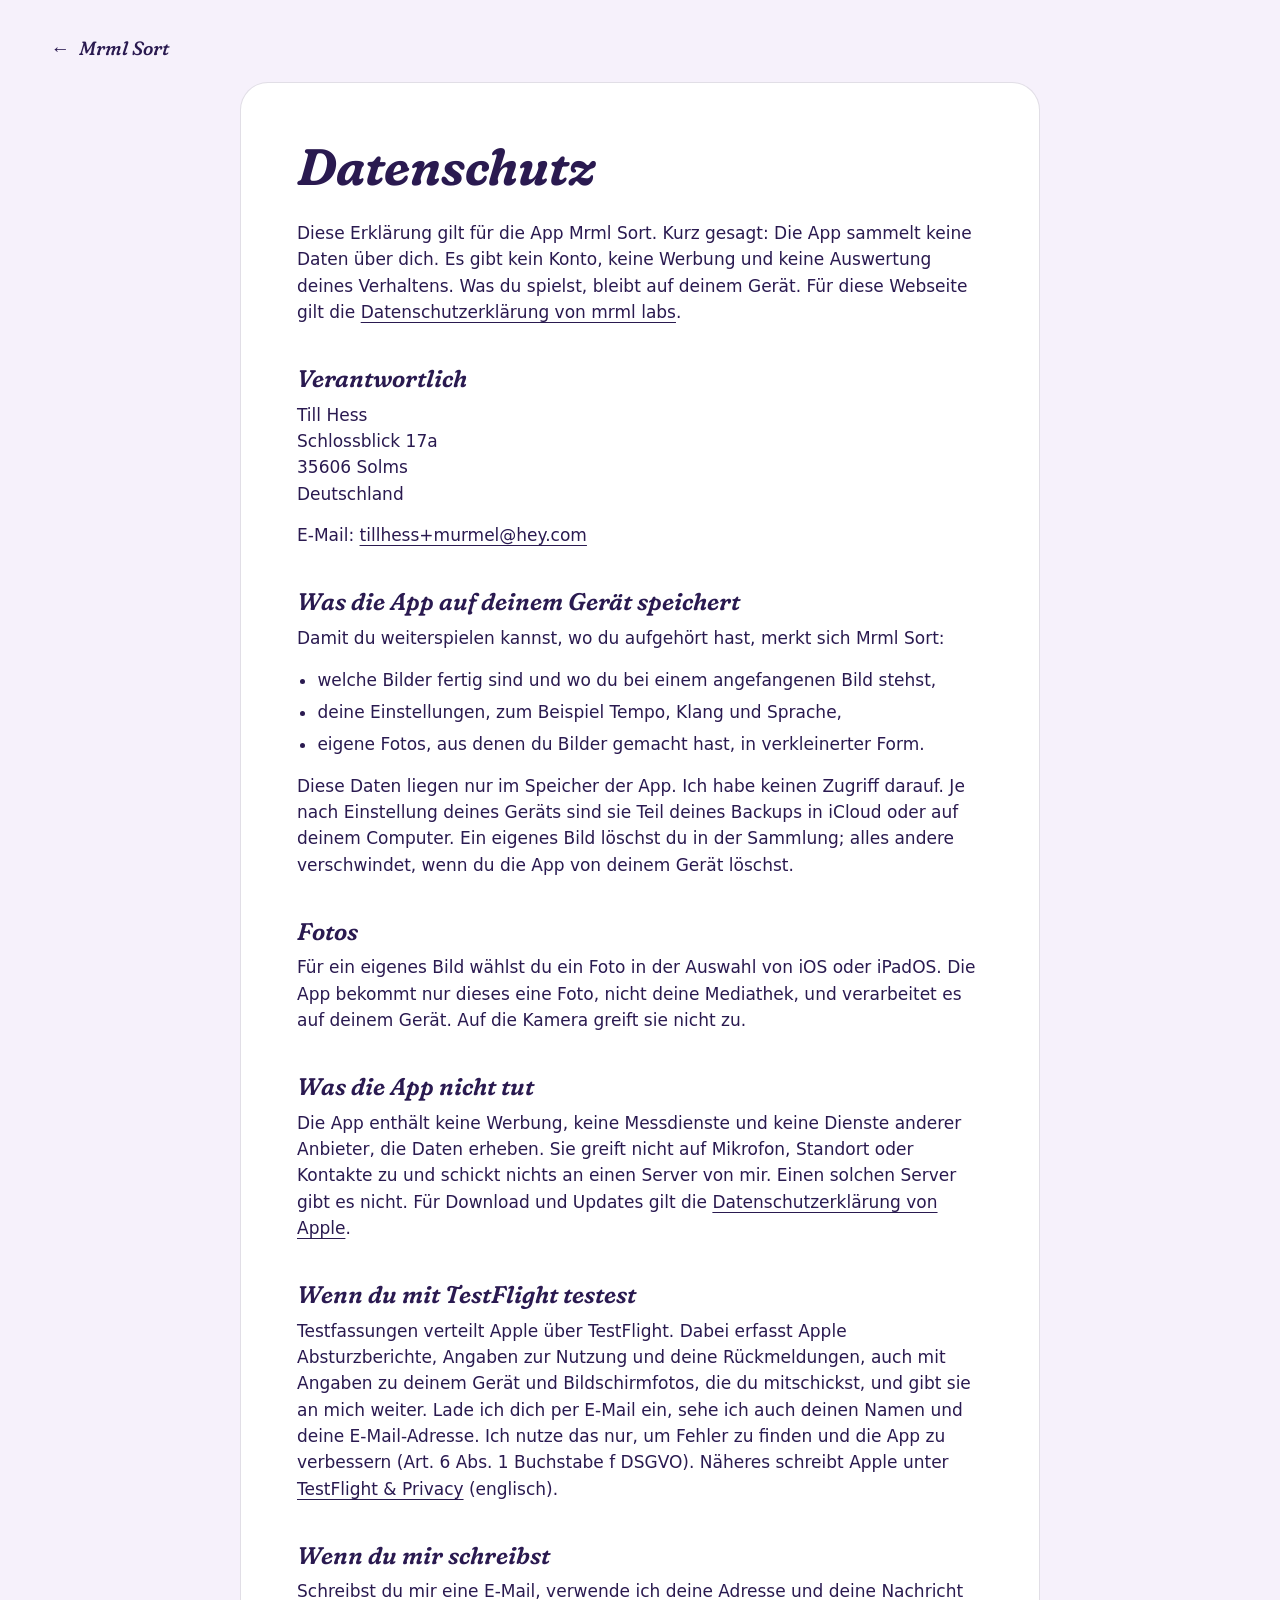
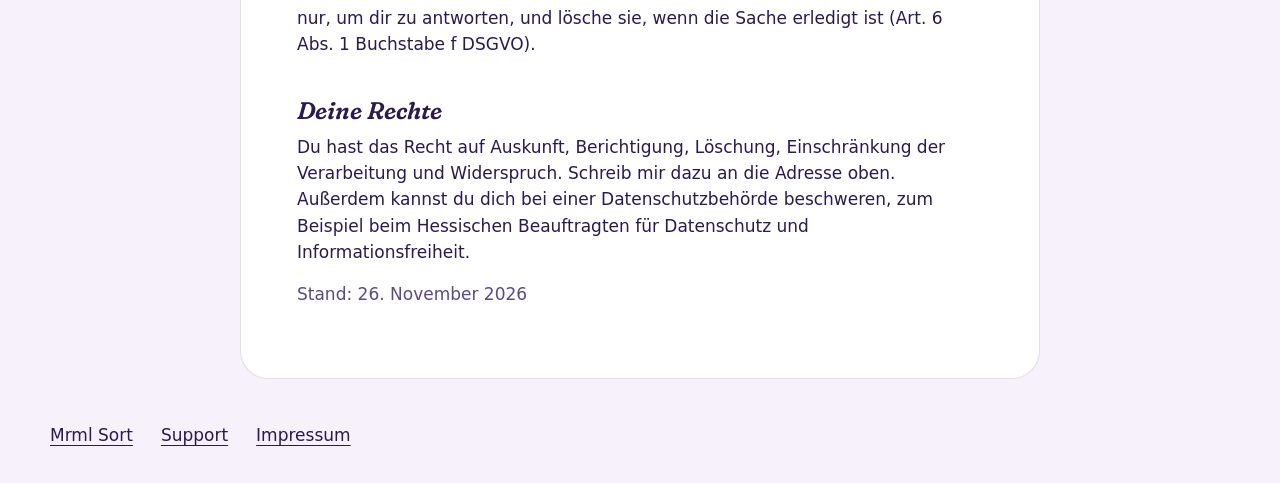
<file: mrml-sort/datenschutz.html>
<!doctype html>
<html lang="de">
  <head>
    <meta charset="utf-8" />
    <meta name="viewport" content="width=device-width, initial-scale=1, viewport-fit=cover" />
    <meta name="color-scheme" content="light dark" />
    <meta name="theme-color" media="(prefers-color-scheme: light)" content="#f6f1fb" />
    <meta name="theme-color" media="(prefers-color-scheme: dark)" content="#150b2a" />
    <meta name="description" content="Datenschutzerklärung für die App Mrml Sort: Die App sammelt keine Daten." />
    <title>Datenschutz · Mrml Sort</title>
    <meta property="og:title" content="Datenschutz · Mrml Sort" />
    <meta property="og:description" content="Datenschutzerklärung für die App Mrml Sort: Die App sammelt keine Daten." />
    <meta property="og:image" content="https://tillhess.github.io/mrml-labs/bilder/vorschau-mrml-sort.png" />
    <meta property="og:image:alt" content="Mrml Sort: Murmelbild. Murmeln rollen, ein Bild entsteht." />
    <meta name="twitter:card" content="summary_large_image" />
    <link rel="icon" href="../bilder/mrml-sort-icon-180.png" type="image/png" sizes="180x180" />
    <link rel="apple-touch-icon" href="../bilder/mrml-sort-icon-180.png" />
    <link rel="preload" href="../schrift/Fraunces-Italic.woff2" as="font" type="font/woff2" crossorigin />
    <link rel="stylesheet" href="../stil.css" />
  </head>
  <body>
    <header>
      <a class="zurueck" href="./"><span aria-hidden="true">←</span> Mrml Sort</a>
    </header>

    <main>
      <article class="blatt schmal">
        <h1>Datenschutz</h1>
        <p>
          Diese Erklärung gilt für die App Mrml Sort. Kurz gesagt: Die App sammelt keine Daten über dich. Es gibt kein
          Konto, keine Werbung und keine Auswertung deines Verhaltens. Was du spielst, bleibt auf deinem Gerät. Für diese
          Webseite gilt die <a href="../mrml-roll/datenschutz.html">Datenschutzerklärung von mrml labs</a>.
        </p>

        <h2>Verantwortlich</h2>
        <address>
          Till Hess<br />
          Schlossblick 17a<br />
          35606 Solms<br />
          Deutschland
        </address>
        <p>E-Mail: <a href="mailto:tillhess+murmel@hey.com">tillhess+murmel@hey.com</a></p>

        <h2>Was die App auf deinem Gerät speichert</h2>
        <p>Damit du weiterspielen kannst, wo du aufgehört hast, merkt sich Mrml Sort:</p>
        <ul>
          <li>welche Bilder fertig sind und wo du bei einem angefangenen Bild stehst,</li>
          <li>deine Einstellungen, zum Beispiel Tempo, Klang und Sprache,</li>
          <li>eigene Fotos, aus denen du Bilder gemacht hast, in verkleinerter Form.</li>
        </ul>
        <p>
          Diese Daten liegen nur im Speicher der App. Ich habe keinen Zugriff darauf. Je nach Einstellung deines Geräts
          sind sie Teil deines Backups in iCloud oder auf deinem Computer. Ein eigenes Bild löschst du in der Sammlung;
          alles andere verschwindet, wenn du die App von deinem Gerät löschst.
        </p>

        <h2>Fotos</h2>
        <p>
          Für ein eigenes Bild wählst du ein Foto in der Auswahl von iOS oder iPadOS. Die App bekommt nur dieses eine Foto, nicht
          deine Mediathek, und verarbeitet es auf deinem Gerät. Auf die Kamera greift sie nicht zu.
        </p>

        <h2>Was die App nicht tut</h2>
        <p>
          Die App enthält keine Werbung, keine Messdienste und keine Dienste anderer Anbieter, die Daten erheben. Sie
          greift nicht auf Mikrofon, Standort oder Kontakte zu und schickt nichts an einen Server von mir. Einen solchen
          Server gibt es nicht. Für Download und Updates gilt die
          <a href="https://www.apple.com/de/legal/privacy/" rel="noopener">Datenschutzerklärung von Apple</a>.
        </p>

        <h2>Wenn du mit TestFlight testest</h2>
        <p>
          Testfassungen verteilt Apple über TestFlight. Dabei erfasst Apple Absturzberichte, Angaben zur Nutzung und
          deine Rückmeldungen, auch mit Angaben zu deinem Gerät und Bildschirmfotos, die du mitschickst, und gibt sie an
          mich weiter. Lade ich dich per E-Mail ein, sehe ich auch deinen Namen und deine E-Mail-Adresse. Ich nutze das
          nur, um Fehler zu finden und die App zu verbessern (Art. 6 Abs. 1 Buchstabe f DSGVO). Näheres schreibt Apple
          unter <a href="https://www.apple.com/legal/privacy/data/en/test-flight/" rel="noopener">TestFlight &amp; Privacy</a> (englisch).
        </p>

        <h2>Wenn du mir schreibst</h2>
        <p>
          Schreibst du mir eine E-Mail, verwende ich deine Adresse und deine Nachricht nur, um dir zu antworten, und
          lösche sie, wenn die Sache erledigt ist (Art. 6 Abs. 1 Buchstabe f DSGVO).
        </p>

        <h2>Deine Rechte</h2>
        <p>
          Du hast das Recht auf Auskunft, Berichtigung, Löschung, Einschränkung der Verarbeitung und Widerspruch.
          Schreib mir dazu an die Adresse oben. Außerdem kannst du dich bei einer Datenschutzbehörde beschweren, zum
          Beispiel beim Hessischen Beauftragten für Datenschutz und Informationsfreiheit.
        </p>

        <p class="leise">Stand: 26. November 2026</p>
      </article>
    </main>

    <footer>
      <nav aria-label="Fußzeile">
        <ul>
          <li><a href="./">Mrml Sort</a></li>
          <li><a href="support.html">Support</a></li>
          <li><a href="../impressum.html">Impressum</a></li>
        </ul>
      </nav>
    </footer>
  </body>
</html>
</file>
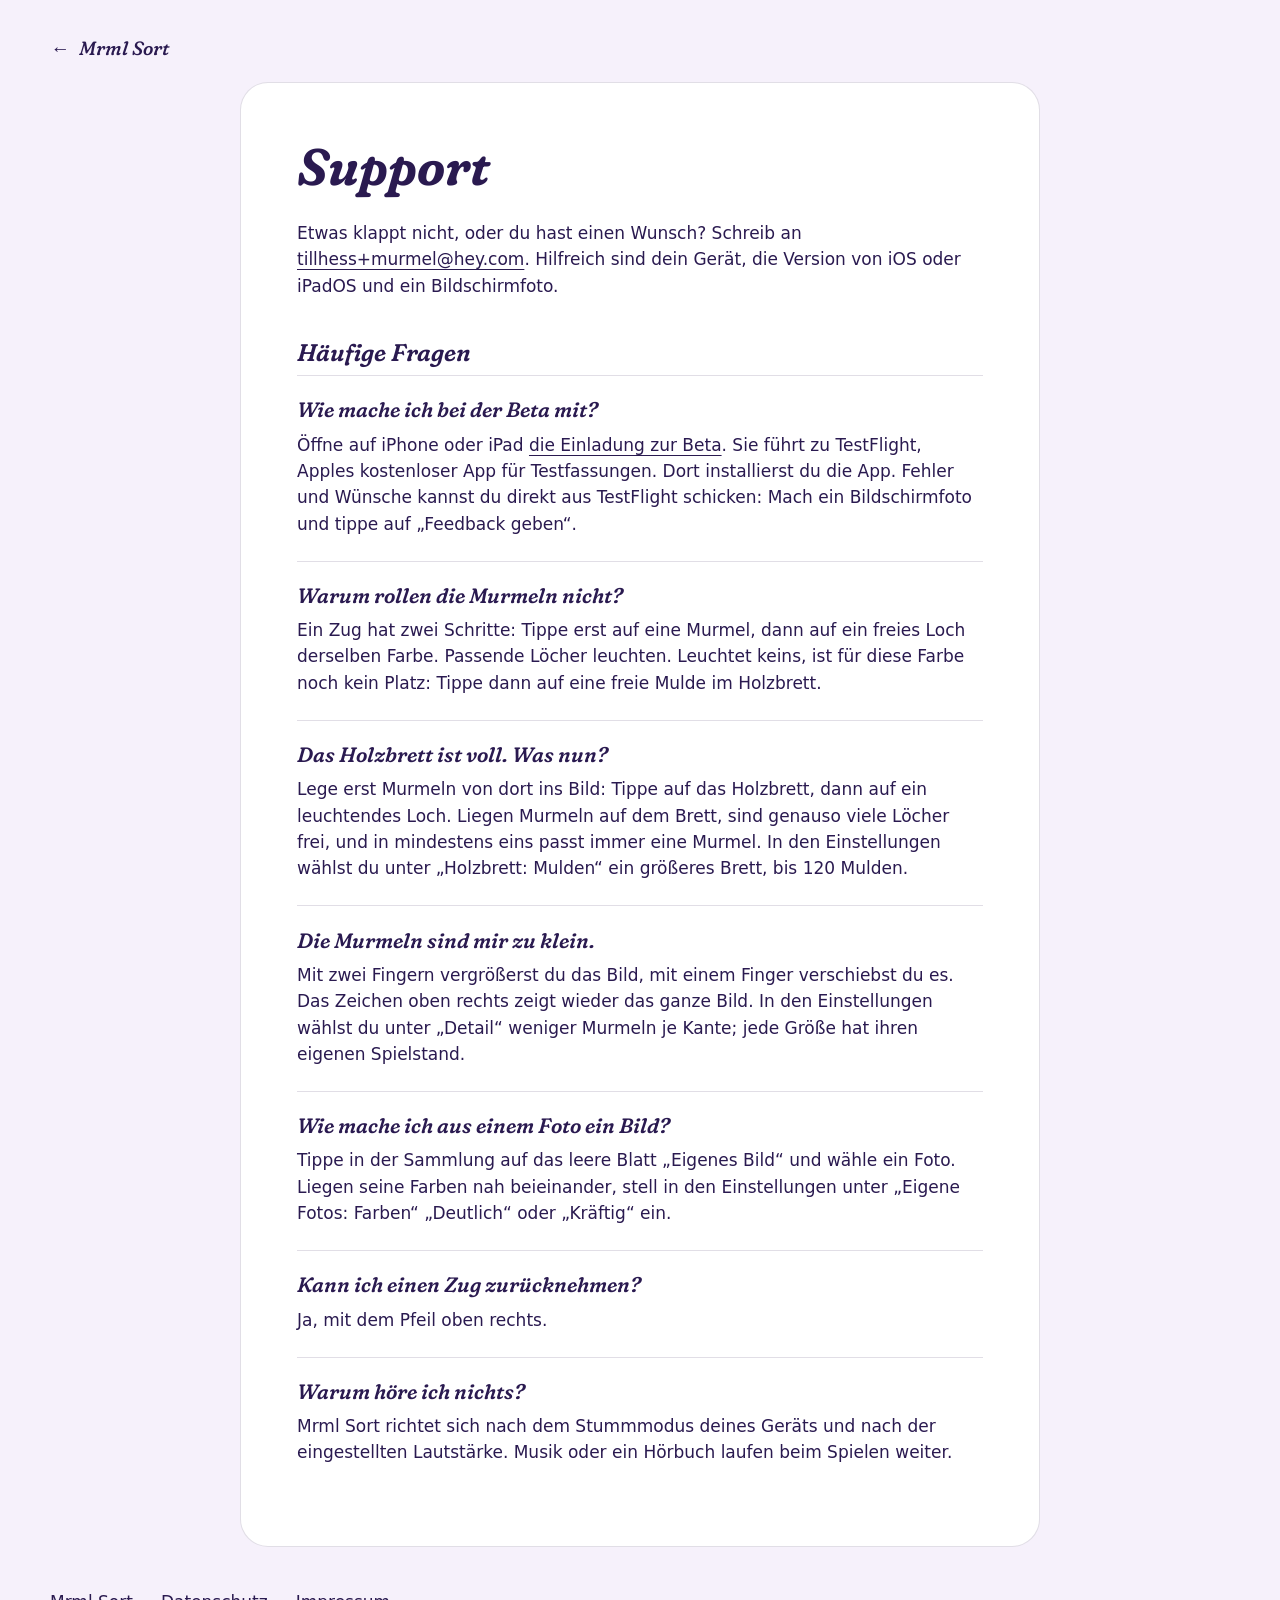
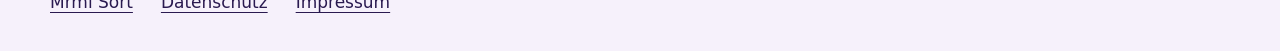
<file: mrml-sort/support.html>
<!doctype html>
<html lang="de">
  <head>
    <meta charset="utf-8" />
    <meta name="viewport" content="width=device-width, initial-scale=1, viewport-fit=cover" />
    <meta name="color-scheme" content="light dark" />
    <meta name="theme-color" media="(prefers-color-scheme: light)" content="#f6f1fb" />
    <meta name="theme-color" media="(prefers-color-scheme: dark)" content="#150b2a" />
    <meta name="description" content="Hilfe zu Mrml Sort: häufige Fragen und Kontakt." />
    <title>Support · Mrml Sort</title>
    <meta property="og:title" content="Support · Mrml Sort" />
    <meta property="og:description" content="Hilfe zu Mrml Sort: häufige Fragen und Kontakt." />
    <meta property="og:image" content="https://tillhess.github.io/mrml-labs/bilder/vorschau-mrml-sort.png" />
    <meta property="og:image:alt" content="Mrml Sort: Murmelbild. Murmeln rollen, ein Bild entsteht." />
    <meta name="twitter:card" content="summary_large_image" />
    <link rel="icon" href="../bilder/mrml-sort-icon-180.png" type="image/png" sizes="180x180" />
    <link rel="apple-touch-icon" href="../bilder/mrml-sort-icon-180.png" />
    <link rel="preload" href="../schrift/Fraunces-Italic.woff2" as="font" type="font/woff2" crossorigin />
    <link rel="stylesheet" href="../stil.css" />
  </head>
  <body>
    <header>
      <a class="zurueck" href="./"><span aria-hidden="true">←</span> Mrml Sort</a>
    </header>

    <main>
      <article class="blatt schmal">
        <h1>Support</h1>
        <p>
          Etwas klappt nicht, oder du hast einen Wunsch? Schreib an <a href="mailto:tillhess+murmel@hey.com">tillhess+murmel@hey.com</a>. Hilfreich sind dein Gerät, die Version von
          iOS oder iPadOS und ein Bildschirmfoto.
        </p>

        <h2>Häufige Fragen</h2>

        <section class="frage">
          <h3>Wie mache ich bei der Beta mit?</h3>
          <p>
            Öffne auf iPhone oder iPad <a href="https://testflight.apple.com/join/5VwTHVcT">die Einladung zur Beta</a>. Sie führt zu TestFlight, Apples kostenloser
            App für Testfassungen. Dort installierst du die App. Fehler und Wünsche kannst du direkt aus TestFlight
            schicken: Mach ein Bildschirmfoto und tippe auf „Feedback geben“.
          </p>
        </section>

        <section class="frage">
          <h3>Warum rollen die Murmeln nicht?</h3>
          <p>
            Ein Zug hat zwei Schritte: Tippe erst auf eine Murmel, dann auf ein freies Loch derselben Farbe. Passende
            Löcher leuchten. Leuchtet keins, ist für diese Farbe noch kein Platz: Tippe dann auf eine freie Mulde im
            Holzbrett.
          </p>
        </section>

        <section class="frage">
          <h3>Das Holzbrett ist voll. Was nun?</h3>
          <p>
            Lege erst Murmeln von dort ins Bild: Tippe auf das Holzbrett, dann auf ein leuchtendes Loch. Liegen Murmeln
            auf dem Brett, sind genauso viele Löcher frei, und in mindestens eins passt immer eine Murmel. In den
            Einstellungen wählst du unter „Holzbrett: Mulden“ ein größeres Brett, bis 120 Mulden.
          </p>
        </section>

        <section class="frage">
          <h3>Die Murmeln sind mir zu klein.</h3>
          <p>
            Mit zwei Fingern vergrößerst du das Bild, mit einem Finger verschiebst du es. Das Zeichen oben rechts zeigt
            wieder das ganze Bild. In den Einstellungen wählst du unter „Detail“ weniger Murmeln je Kante; jede Größe hat
            ihren eigenen Spielstand.
          </p>
        </section>

        <section class="frage">
          <h3>Wie mache ich aus einem Foto ein Bild?</h3>
          <p>
            Tippe in der Sammlung auf das leere Blatt „Eigenes Bild“ und wähle ein Foto. Liegen seine Farben nah
            beieinander, stell in den Einstellungen unter „Eigene Fotos: Farben“ „Deutlich“ oder „Kräftig“ ein.
          </p>
        </section>

        <section class="frage">
          <h3>Kann ich einen Zug zurücknehmen?</h3>
          <p>
            Ja, mit dem Pfeil oben rechts.
          </p>
        </section>

        <section class="frage">
          <h3>Warum höre ich nichts?</h3>
          <p>
            Mrml Sort richtet sich nach dem Stummmodus deines Geräts und nach der eingestellten Lautstärke. Musik oder ein
            Hörbuch laufen beim Spielen weiter.
          </p>
        </section>
      </article>
    </main>

    <footer>
      <nav aria-label="Fußzeile">
        <ul>
          <li><a href="./">Mrml Sort</a></li>
          <li><a href="datenschutz.html">Datenschutz</a></li>
          <li><a href="../impressum.html">Impressum</a></li>
        </ul>
      </nav>
    </footer>
  </body>
</html>
</file>
<file: stil.css>
/* mrml labs: helle Seite, je Spiel eine große Farbfläche mit seiner Murmel, kräftige Schrift. Die Startseite ist eine
   Wand in zwei Farben mit einer Bilderleiste: Auf ihr stehen die beiden Spiele als Bilder, und ihre Murmeln rollen.
   Von Hand geschrieben, ohne fremde Dateien, ohne JavaScript. */

@font-face {
  font-family: "Fraunces";
  font-style: italic;
  font-weight: 100 900;
  font-display: swap;
  src: url("schrift/Fraunces-Italic.woff2") format("woff2");
}

:root {
  color-scheme: light dark;
  --grund: #f6f1fb;
  --flaeche: #ffffff;
  --tinte: #2a1a50;
  --leise: #5b4b80;
  --linie: rgb(42 26 80 / 0.14);
  --gelb: #ffc53a;
  --roll: linear-gradient(#8153d6, #50309f);
  --sort: linear-gradient(#1c2658, #4b4786);
  --zier: "Fraunces", "New York", Georgia, serif;
  --text: ui-rounded, "SF Pro Rounded", system-ui, -apple-system, "Segoe UI", sans-serif;
}

@media (prefers-color-scheme: dark) {
  :root {
    --grund: #150b2a;
    --flaeche: #24153f;
    --tinte: #f5f1e7;
    --leise: #cdc0e6;
    --linie: rgb(245 241 231 / 0.16);
  }
}

*,
*::before,
*::after {
  box-sizing: border-box;
}

html {
  scroll-behavior: smooth;
  background: var(--grund);
  -webkit-text-size-adjust: 100%;
  text-size-adjust: 100%;
}

body {
  margin: 0;
  min-height: 100vh;
  min-height: 100dvh;
  display: flex;
  flex-direction: column;
  padding: max(26px, env(safe-area-inset-top)) max(18px, 3.5vw, env(safe-area-inset-right))
    max(26px, env(safe-area-inset-bottom)) max(18px, 3.5vw, env(safe-area-inset-left));
  background: var(--grund);
  color: var(--tinte);
  font: 400 1.0625rem/1.55 var(--text);
  overflow-wrap: break-word;
}

header,
main,
footer {
  width: 100%;
  max-width: 1180px;
  margin-inline: auto;
}

main {
  flex: 1;
}

a {
  color: inherit;
  text-underline-offset: 0.22em;
}

a:hover {
  text-decoration-thickness: 2px;
}

a:focus-visible {
  outline: 3px solid var(--tinte);
  outline-offset: 4px;
  border-radius: 10px;
}

.wand a:focus-visible,
.held a:focus-visible {
  outline-color: var(--gelb);
}

h1,
h2,
h3,
.satz,
.zurueck {
  margin: 0;
  font-family: var(--zier);
  font-style: italic;
  font-variation-settings: "SOFT" 100, "WONK" 0;
  line-height: 1.08;
}

/* Start: die Wand */

/* Die Wand reicht von Rand zu Rand und beginnt ganz oben. */
.start {
  padding-top: 0;
}

html:has(.start) {
  overflow-x: clip;
}

.wand {
  --wand-roll: linear-gradient(#8153d6, #50309f);
  --wand-sort: linear-gradient(#1c2658, #4b4786);
  --holz-hell: #f3dfb4;
  --holz: #d4a96c;
  --holz-dunkel: #b4844a;
  position: relative;
  display: grid;
  grid-template-columns: 1fr 1fr;
  grid-template-areas:
    "kopf  kopf"
    "satz  satz"
    "bild1 bild2"
    "leiste leiste"
    "schild1 schild2"
    "ruhe  ruhe";
  width: auto;
  max-width: none;
  margin-inline: calc(50% - 50vw);
  padding: max(22px, env(safe-area-inset-top)) max(18px, env(safe-area-inset-right)) 30px
    max(18px, env(safe-area-inset-left));
  background: var(--wand-roll) left / 50% 100% no-repeat, var(--wand-sort) right / 50% 100% no-repeat;
  color: #fff;
  container-type: inline-size;
}

/* Jedes Spiel ist eine Spalte der Wand; die Teile liegen im Raster der Wand. */
.spiel {
  display: contents;
}

.wand .marke {
  grid-area: kopf;
  justify-self: center;
  display: flex;
  align-items: center;
  gap: 0.35em;
  min-height: 52px;
  margin: 0;
  font-family: var(--zier);
  font-size: clamp(1.5rem, 3vw, 2rem);
  font-style: italic;
  font-weight: 650;
  font-variation-settings: "SOFT" 100, "WONK" 0;
}

.marke img {
  width: 1.05em;
  height: 1.05em;
}

.marke img + img {
  margin-left: -0.45em;
}

.wand h1 {
  grid-area: satz;
  justify-self: center;
  max-width: 14em;
  margin: clamp(18px, 3.5vw, 44px) 0 clamp(30px, 4.5vw, 64px);
  font-size: clamp(2.3rem, 5.6vw, 4.6rem);
  font-weight: 620;
  letter-spacing: -0.01em;
  text-align: center;
  text-wrap: balance;
}

.wand h1 span {
  display: block;
  margin-top: 0.45em;
  font-size: 0.36em;
  font-weight: 450;
  letter-spacing: 0;
  opacity: 0.86;
}

/* Die Bilder: Was in ihnen läuft, ist das Spiel selbst, aufgenommen im Simulator. */
.bild {
  align-self: end;
  justify-self: center;
  position: relative;
  z-index: 1;
  display: block;
  width: clamp(220px, 31cqi, 470px);
  margin-bottom: -5px;
  padding: clamp(9px, 1.1cqi, 15px);
  background: linear-gradient(135deg, #efd8a8, #cfa46a 55%, #e2c18a);
  box-shadow: inset 0 0 0 1px rgb(255 255 255 / 0.3), inset 1px 2px 2px rgb(255 255 255 / 0.45),
    inset -1px -2px 3px rgb(90 50 10 / 0.3), 0 26px 34px -14px rgb(10 5 40 / 0.6), 0 6px 10px rgb(10 5 40 / 0.25);
  transition: transform 0.6s cubic-bezier(0.2, 0.7, 0.3, 1);
}

.spiel.roll .bild {
  grid-area: bild1;
}

.spiel.sort .bild {
  grid-area: bild2;
}

.bild > span {
  position: relative;
  display: block;
  overflow: hidden;
  aspect-ratio: 752 / 808;
  background: #f3ede2;
}

/* Der Rahmen wirft einen schmalen Schatten auf das Bild. */
.bild > span::after {
  content: "";
  position: absolute;
  inset: 0;
  box-shadow: inset 0 3px 6px rgb(60 30 0 / 0.35), inset 0 0 0 1px rgb(60 30 0 / 0.15);
}

.bild img,
.bild video {
  position: absolute;
  inset: 0;
  width: 100%;
  height: 100%;
}

/* Wer zeigt oder tastet, hebt das Bild ein wenig an. */
.spiel:hover .bild,
.spiel:focus-within .bild {
  transform: translateY(-6px);
}

/* Die Bilderleiste */
.leiste {
  grid-area: leiste;
  position: relative;
  z-index: 2;
  height: 26px;
  margin-inline: calc(-1 * max(18px, env(safe-area-inset-left)));
  background: linear-gradient(var(--holz-hell), #e6c891) top / 100% 8px no-repeat,
    repeating-linear-gradient(90deg, rgb(120 70 20 / 0.07) 0 2px, transparent 2px 9px, rgb(255 255 255 / 0.06) 9px 11px,
      transparent 11px 23px) 0 8px / 100% 100% no-repeat,
    linear-gradient(var(--holz), var(--holz-dunkel)) 0 8px / 100% 100% no-repeat;
  box-shadow: 0 1px 0 rgb(255 255 255 / 0.2) inset, 0 16px 22px -6px rgb(10 5 40 / 0.5);
  container-type: inline-size;
}

/* Die Murmeln: Sie rollen von außen herein und stoßen in der Mitte leise aneinander. Weg und Drehung hängen zusammen:
   Eine Murmel mit Durchmesser d dreht sich auf dem Weg x um x · 360° / (π · d), also x · 114,59° / d. Alle Längen in
   Hundertsteln der Leiste (cqi), deshalb ohne Einheit. */
.kugel {
  --d: 5;
  --luft: 0.35;
  --grad: calc(114.59deg / var(--d));
  position: absolute;
  bottom: calc(100% - 5px);
  left: 0;
  width: calc(var(--d) * 1cqi);
  aspect-ratio: 1;
  translate: calc(var(--ruhe) * 1cqi) 0;
  animation: weg 2.6s 0.5s both;
}

.kugel.roll {
  --start: calc(0 - var(--d));
  --stoss: calc(50 - var(--d));
  --ruhe: calc(50 - var(--d) - var(--luft));
}

.kugel.sort {
  --start: 100;
  --stoss: 50;
  --ruhe: calc(50 + var(--luft));
}

.kugel > span {
  position: absolute;
  inset: 0;
  transition: translate 0.9s cubic-bezier(0.3, 0.7, 0.3, 1);
}

/* Schatten auf der Leiste; er rollt nicht mit. */
.kugel > span::before {
  content: "";
  position: absolute;
  left: 8%;
  right: 8%;
  bottom: -4%;
  height: 16%;
  border-radius: 50%;
  background: radial-gradient(closest-side, rgb(40 20 10 / 0.45), transparent);
}

.kugel img,
.kugel i {
  position: absolute;
  inset: 0;
  width: 100%;
  height: 100%;
}

.kugel i {
  rotate: calc((var(--ruhe) - var(--start)) * var(--grad));
  animation: drehen 2.6s 0.5s both;
}

.kugel i img {
  transition: rotate 0.9s cubic-bezier(0.3, 0.7, 0.3, 1);
}

@keyframes weg {
  from {
    translate: calc(var(--start) * 1cqi) 0;
    animation-timing-function: cubic-bezier(0.25, 0.5, 0.55, 1);
  }
  82% {
    translate: calc(var(--stoss) * 1cqi) 0;
    animation-timing-function: cubic-bezier(0.2, 0.7, 0.4, 1);
  }
  to {
    translate: calc(var(--ruhe) * 1cqi) 0;
  }
}

@keyframes drehen {
  from {
    rotate: 0deg;
    animation-timing-function: cubic-bezier(0.25, 0.5, 0.55, 1);
  }
  82% {
    rotate: calc((var(--stoss) - var(--start)) * var(--grad));
    animation-timing-function: cubic-bezier(0.2, 0.7, 0.4, 1);
  }
  to {
    rotate: calc((var(--ruhe) - var(--start)) * var(--grad));
  }
}

/* Zeigt man auf ein Spiel, rollt seine Murmel ein Stück zu ihm hin. */
.wand:has(.spiel.roll:hover) .kugel.roll > span {
  translate: calc(var(--d) * -0.5cqi) 0;
}

.wand:has(.spiel.roll:hover) .kugel.roll i img {
  rotate: -57.3deg;
}

.wand:has(.spiel.sort:hover) .kugel.sort > span {
  translate: calc(var(--d) * 0.5cqi) 0;
}

.wand:has(.spiel.sort:hover) .kugel.sort i img {
  rotate: 57.3deg;
}

/* Die Schilder unter den Bildern */
.schild {
  display: flex;
  flex-direction: column;
  align-items: center;
  padding: clamp(30px, 4cqi, 52px) 4cqi 0;
  text-align: center;
}

.spiel.roll .schild {
  grid-area: schild1;
}

.spiel.sort .schild {
  grid-area: schild2;
}

.schild h2 {
  font-size: clamp(2.2rem, 4.2cqi, 3.4rem);
  font-weight: 650;
}

.schild h2 a {
  text-decoration: none;
}

.schild h2 a:hover {
  text-decoration: underline;
  text-decoration-thickness: 2px;
}

.schild .art {
  display: block;
  margin-top: 0.15em;
  font-size: 0.48em;
  font-weight: 480;
}

.schild p {
  max-width: 23em;
  margin: 0.8em 0 0;
  font-size: 1.08rem;
  text-wrap: balance;
}

.schild .knoepfe {
  justify-content: center;
}

/* Bewegung anhalten, ohne JavaScript: Das Kästchen tauscht die laufenden Bilder gegen Standbilder. */
.ruhe {
  grid-area: ruhe;
  justify-self: center;
  display: inline-flex;
  align-items: center;
  gap: 10px;
  min-height: 44px;
  margin-top: 30px;
  font-size: 0.95rem;
  opacity: 0.85;
  cursor: pointer;
}

.ruhe input {
  appearance: none;
  position: relative;
  width: 40px;
  height: 24px;
  margin: 0;
  border-radius: 99px;
  background: rgb(255 255 255 / 0.25);
  cursor: pointer;
  transition: background 0.2s;
}

.ruhe input::after {
  content: "";
  position: absolute;
  top: 3px;
  left: 3px;
  width: 18px;
  height: 18px;
  border-radius: 50%;
  background: #fff;
  box-shadow: 0 1px 3px rgb(0 0 0 / 0.3);
  transition: translate 0.2s;
}

.ruhe input:checked {
  background: var(--gelb);
}

.ruhe input:checked::after {
  translate: 16px 0;
}

.ruhe input:focus-visible {
  outline: 3px solid var(--gelb);
  outline-offset: 3px;
}

.wand:has(.ruhe input:checked) video {
  display: none;
}

.wand:has(.ruhe input:checked) .kugel,
.wand:has(.ruhe input:checked) .kugel i {
  animation: none;
}

@media (prefers-reduced-motion: reduce) {
  .bild video,
  .ruhe {
    display: none;
  }
  .kugel,
  .kugel i {
    animation: none;
  }
  .bild,
  .kugel > span,
  .kugel i img {
    transition: none;
  }
}

/* Mittel: größere Bilder, damit sie die Spalten füllen. */
@media (max-width: 1000px) {
  .bild {
    width: 37cqi;
  }
}

/* Schmal: die Bilder untereinander, die Leiste dazwischen, auf ihr treffen sich die Murmeln. */
@media (max-width: 759.98px) {
  .wand {
    grid-template-columns: 1fr;
    grid-template-areas:
      "kopf"
      "satz"
      "bild1"
      "schild1"
      "leiste"
      "bild2"
      "schild2"
      "ruhe";
    padding-bottom: 26px;
    background: var(--wand-roll);
  }
  /* Die blaue Hälfte beginnt mitten in der Leiste und reicht bis unten. */
  .spiel.sort .bild {
    margin-top: 50px;
  }
  .wand::before {
    content: "";
    grid-row: 5 / -1;
    grid-column: 1;
    margin: 13px calc(-1 * max(18px, env(safe-area-inset-right))) -26px calc(-1 * max(18px, env(safe-area-inset-left)));
    background: var(--wand-sort);
  }
  .bild {
    width: min(78cqi, 420px);
    margin-bottom: 0;
  }
  .schild {
    padding: 26px 0 52px;
  }
  .kugel {
    --d: 13;
    --luft: 1;
  }
}

.knopf {
  position: relative;
  display: inline-flex;
  align-items: center;
  align-self: flex-start;
  min-height: 48px;
  margin-top: 20px;
  padding: 6px 24px;
  border-radius: 99px;
  background: var(--gelb);
  color: #33205f;
  font-weight: 650;
  text-decoration: none;
}

a.knopf:hover {
  text-decoration: underline;
}

a.knopf:focus-visible {
  border-radius: 99px;
}

.held .hinweis {
  margin-top: 12px;
  font-size: 0.92rem;
  opacity: 0.8;
}

/* Ein Hinweis, kein Knopf: hell auf der Farbfläche, Klicks gehen durch. */
.knopf.bald {
  background: rgb(255 255 255 / 0.14);
  color: #fff;
  pointer-events: none;
}

.knoepfe {
  display: flex;
  flex-wrap: wrap;
  gap: 0 12px;
}

/* Seite des Spiels */

.zurueck {
  display: inline-flex;
  align-items: center;
  gap: 0.5em;
  min-height: 44px;
  font-size: 1.2rem;
  font-weight: 500;
  text-decoration: none;
}

.zurueck:hover {
  text-decoration: underline;
}

.held {
  position: relative;
  overflow: hidden;
  display: grid;
  gap: 36px;
  margin: 12px 0 26px;
  padding: clamp(28px, 5vw, 64px);
  border-radius: 38px;
  background: var(--roll);
  color: #fff;
}

.held.sort {
  background: var(--sort);
}

.held h1 {
  font-size: clamp(2.6rem, 6.4vw, 4.6rem);
  font-weight: 650;
}

.held .art {
  display: block;
  margin-top: 0.15em;
  font-size: 0.5em;
  font-weight: 480;
}

.held p {
  max-width: 30em;
  margin: 0;
}

.held .satz {
  margin: 0.5em 0 0.7em;
  font-size: clamp(1.2rem, 2.3vw, 1.6rem);
  font-weight: 400;
  line-height: 1.35;
  text-wrap: balance;
}

.held .icon {
  width: 96px;
  height: 96px;
  margin-bottom: 20px;
  filter: drop-shadow(6px 9px 12px rgb(20 5 50 / 0.5));
}

@media (min-width: 900px) {
  .held {
    grid-template-columns: 1fr 1.05fr;
    align-items: center;
  }
}

.schirme {
  display: flex;
  gap: 22px;
  align-items: flex-end;
  justify-content: center;
}

.schirm {
  overflow: hidden;
  border: 8px solid #1a0f33;
  border-radius: 36px;
  background: #1a0f33;
  box-shadow: 0 22px 46px rgb(20 5 50 / 0.45);
}

.schirm img {
  display: block;
  width: 100%;
  height: 100%;
  object-fit: cover;
  border-radius: 28px;
}

.hoch {
  flex: none;
  width: min(200px, 38%);
  aspect-ratio: 200 / 432;
}

.quer {
  width: min(380px, 55%);
  aspect-ratio: 4 / 3;
  border-radius: 24px;
}

.quer img {
  border-radius: 16px;
}

.tablett {
  width: min(360px, 84%);
  aspect-ratio: 1640 / 2292;
  border-radius: 30px;
}

.tablett img {
  border-radius: 22px;
}

.karten {
  display: grid;
  gap: 20px;
  margin: 0 0 26px;
  padding: 0;
  list-style: none;
}

.karte {
  overflow: hidden;
  border: 1px solid var(--linie);
  border-radius: 28px;
  background: var(--flaeche);
}

.karte img {
  display: block;
  width: 100%;
  height: auto;
  aspect-ratio: 3 / 2;
  object-fit: cover;
  object-position: bottom;
}

.karte div {
  padding: 20px 24px 24px;
}

.karte h2,
.zweier h2 {
  font-size: 1.6rem;
  font-weight: 600;
}

.karte p {
  margin: 0.3em 0 0;
  color: var(--leise);
}

.scheiben {
  display: grid;
  gap: 16px;
  margin: 0 0 26px;
  padding: 30px;
  border: 1px solid var(--linie);
  border-radius: 28px;
  background: var(--flaeche);
  list-style: none;
}

.scheiben li {
  display: grid;
  grid-template-columns: 64px 1fr;
  gap: 16px;
  align-items: center;
}

.scheiben i {
  display: block;
  width: 64px;
  height: 64px;
  border-radius: 50%;
  background: var(--beize);
  box-shadow: inset 4px 5px 7px rgb(255 255 255 / 0.32), inset -4px -5px 8px rgb(0 0 0 / 0.35),
    0 6px 14px rgb(20 5 50 / 0.25);
}

.scheiben b {
  font-family: var(--zier);
  font-style: italic;
  font-size: 1.2rem;
  font-weight: 600;
}

.scheiben span {
  display: block;
  color: var(--leise);
  font-size: 0.97rem;
  line-height: 1.4;
}

@media (min-width: 800px) {
  .karten {
    grid-template-columns: repeat(3, 1fr);
  }
  .scheiben {
    grid-template-columns: repeat(5, 1fr);
  }
  .scheiben li {
    display: block;
    text-align: center;
  }
  .scheiben i {
    margin: 0 auto 12px;
  }
}

.schritte {
  display: grid;
  gap: 20px;
  margin: 0 0 26px;
  padding: 30px;
  border: 1px solid var(--linie);
  border-radius: 28px;
  background: var(--flaeche);
  list-style: none;
  counter-reset: schritt;
}

.schritte li {
  position: relative;
  padding-left: 60px;
  counter-increment: schritt;
}

/* Die Ziffer liegt auf einer Murmel. */
.schritte li::before {
  content: counter(schritt);
  position: absolute;
  top: 2px;
  left: 0;
  display: grid;
  place-items: center;
  width: 44px;
  height: 44px;
  border-radius: 50%;
  background: #a8480c;
  box-shadow: inset 3px 4px 6px rgb(255 255 255 / 0.32), inset -3px -4px 7px rgb(0 0 0 / 0.3),
    0 5px 12px rgb(20 5 50 / 0.25);
  color: #fff;
  font-weight: 700;
}

.schritte b {
  display: block;
  font-family: var(--zier);
  font-style: italic;
  font-size: 1.2rem;
  font-weight: 600;
  line-height: 1.25;
}

.schritte span {
  color: var(--leise);
}

@media (min-width: 800px) {
  .schritte {
    grid-template-columns: repeat(3, 1fr);
  }
}

.zweier section {
  padding: 28px 30px;
  border: 1px solid var(--linie);
  border-radius: 28px;
  background: var(--flaeche);
}

.zweier h2 {
  margin-bottom: 0.4em;
}

.zweier p,
.zweier ul {
  margin: 0 0 0.7em;
  color: var(--leise);
}

.zweier ul {
  columns: 2;
  column-gap: 40px;
  padding-left: 1.2em;
}

.zweier li {
  break-inside: avoid;
}

@media (max-width: 700px) {
  .zweier ul {
    columns: 1;
  }
}

/* Lange Texte: Datenschutz, Impressum, Support, 404 */

.blatt {
  max-width: 800px;
  margin: 12px auto 0;
  padding: clamp(26px, 5vw, 56px);
  border: 1px solid var(--linie);
  border-radius: 28px;
  background: var(--flaeche);
}

.blatt h1 {
  margin-bottom: 0.5em;
  font-size: clamp(2.2rem, 6vw, 3.2rem);
  font-weight: 650;
  text-wrap: balance;
}

.blatt h2 {
  margin: 1.7em 0 0.4em;
  font-size: 1.5rem;
  font-weight: 600;
}

.blatt h3 {
  margin: 0 0 0.4em;
  font-size: 1.3rem;
  font-weight: 560;
  line-height: 1.2;
}

.blatt p,
.blatt ul,
.blatt address {
  margin: 0 0 0.9em;
  font-style: normal;
}

.blatt ul {
  padding-left: 1.2em;
}

.blatt li {
  margin-bottom: 0.35em;
}

.leise {
  color: var(--leise);
}

.frage {
  padding: 1.3em 0 0.5em;
  border-top: 1px solid var(--linie);
}

.mitbild {
  display: grid;
  gap: 18px;
  align-items: start;
}

.mitbild img {
  width: 150px;
  height: auto;
  border-radius: 18px;
}

@media (min-width: 560px) {
  .mitbild {
    grid-template-columns: 1fr 150px;
  }
}

.verirrt {
  display: grid;
  justify-items: center;
  text-align: center;
}

.verirrt img {
  width: 150px;
  height: auto;
  margin-bottom: 22px;
  filter: drop-shadow(8px 13px 16px rgb(20 5 50 / 0.4));
}

/* Fußzeile */

footer {
  margin-top: 34px;
}

footer ul {
  display: flex;
  flex-wrap: wrap;
  gap: 0 28px;
  margin: 0;
  padding: 0;
  list-style: none;
}

footer a {
  display: inline-flex;
  align-items: center;
  min-height: 44px;
}

@media print {
  body {
    background: #fff;
    color: #000;
  }
}
</file>
